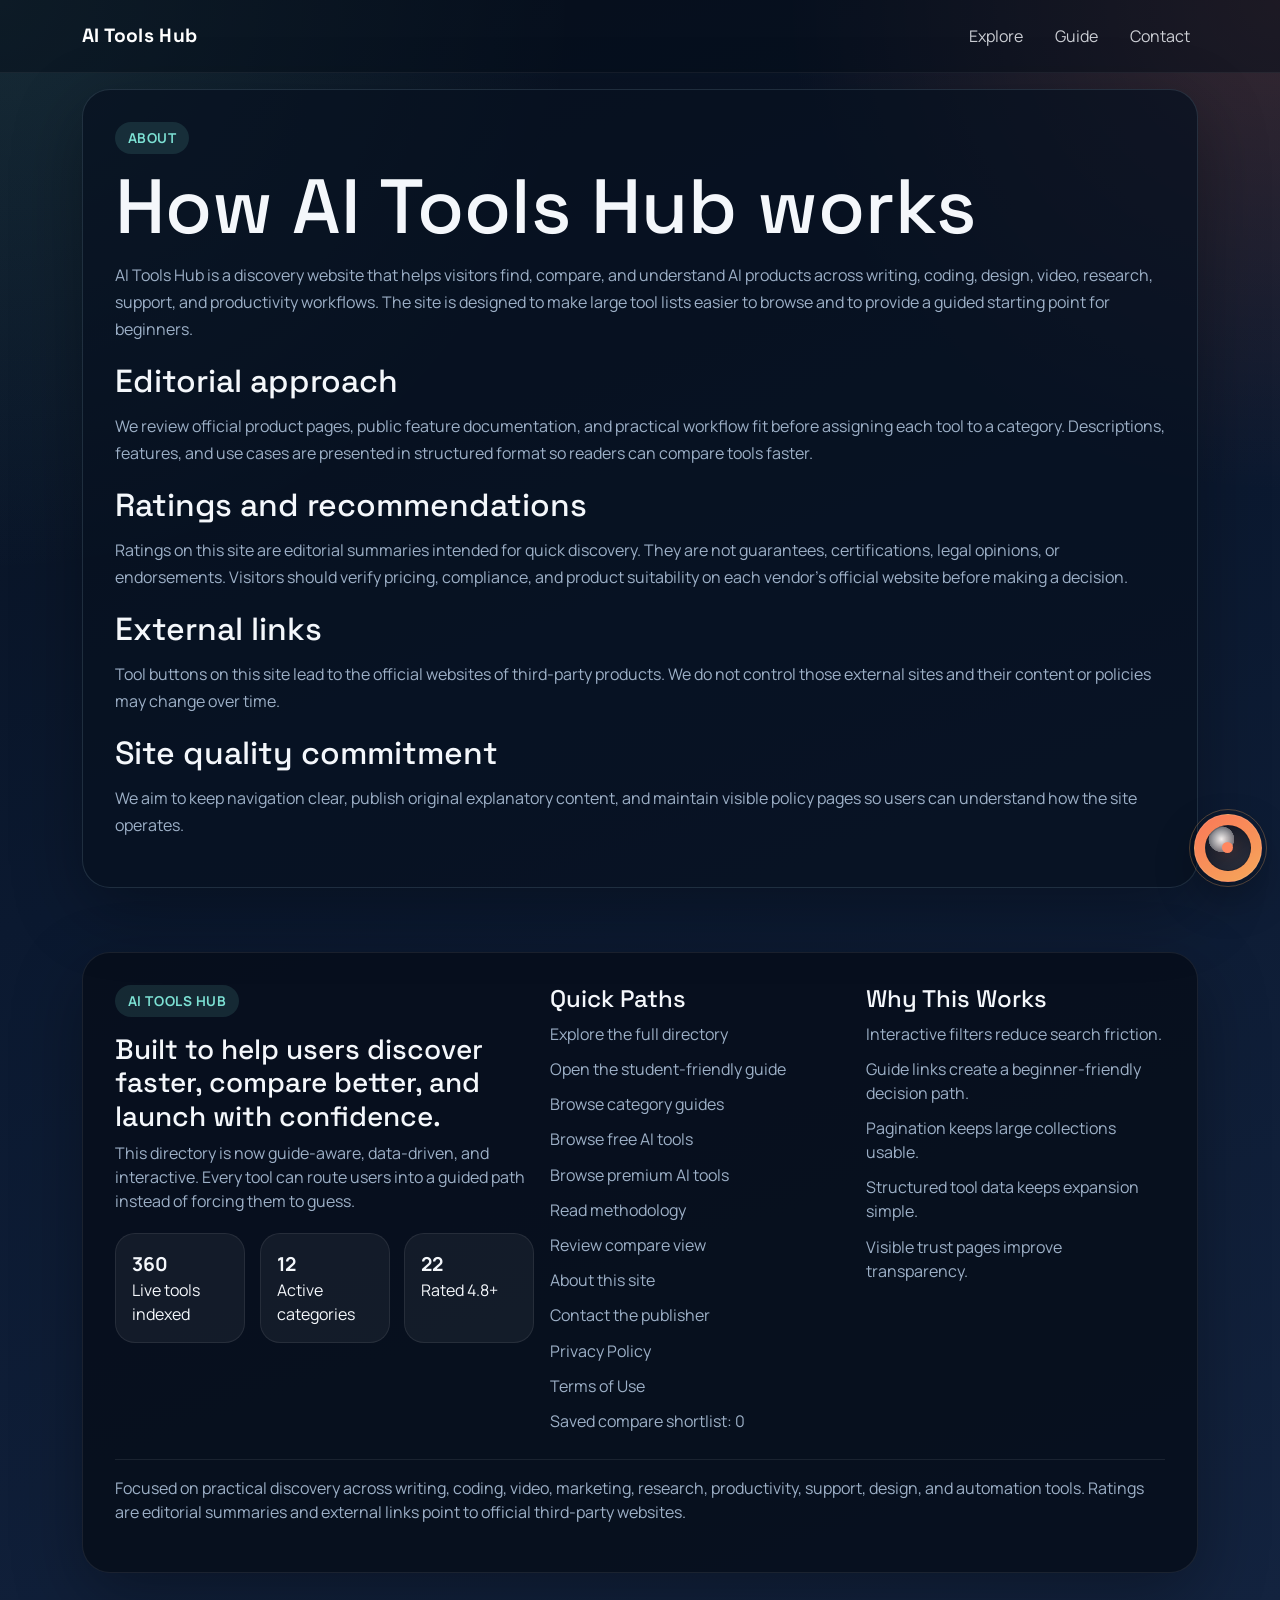
<file: about.html>
<!DOCTYPE html>
<html lang="en">
<head>
    <meta charset="UTF-8">
    <meta name="viewport" content="width=device-width, initial-scale=1.0">
    <title>About AI Tools Hub</title>
    <meta name="description" content="Learn how AI Tools Hub reviews, organizes, and publishes AI tool recommendations and guides.">
    <link rel="preconnect" href="https://fonts.googleapis.com">
    <link rel="preconnect" href="https://fonts.gstatic.com" crossorigin>
    <link href="https://fonts.googleapis.com/css2?family=Space+Grotesk:wght@400;500;700&family=Manrope:wght@400;500;700;800&display=swap" rel="stylesheet">
    <link href="https://cdn.jsdelivr.net/npm/bootstrap@5.3.0/dist/css/bootstrap.min.css" rel="stylesheet">
    <link rel="stylesheet" href="css/style.css">
</head>
<body>
<div class="page-shell">
    <nav class="navbar navbar-expand-lg site-nav">
        <div class="container">
            <a class="navbar-brand brand-mark" href="index.html">AI Tools Hub</a>
            <div class="navbar-nav ms-auto flex-row gap-3">
                <a class="nav-link" href="index.html#toolExplorer">Explore</a>
                <a class="nav-link" href="best-ai-tools-for-students.html">Guide</a>
                <a class="nav-link" href="contact.html">Contact</a>
            </div>
        </div>
    </nav>

    <section class="page-hero guide-section">
        <div class="container">
            <div class="policy-card">
                <span class="eyebrow">About</span>
                <h1>How AI Tools Hub works</h1>
                <p>AI Tools Hub is a discovery website that helps visitors find, compare, and understand AI products across writing, coding, design, video, research, support, and productivity workflows. The site is designed to make large tool lists easier to browse and to provide a guided starting point for beginners.</p>
                <h2>Editorial approach</h2>
                <p>We review official product pages, public feature documentation, and practical workflow fit before assigning each tool to a category. Descriptions, features, and use cases are presented in structured format so readers can compare tools faster.</p>
                <h2>Ratings and recommendations</h2>
                <p>Ratings on this site are editorial summaries intended for quick discovery. They are not guarantees, certifications, legal opinions, or endorsements. Visitors should verify pricing, compliance, and product suitability on each vendor's official website before making a decision.</p>
                <h2>External links</h2>
                <p>Tool buttons on this site lead to the official websites of third-party products. We do not control those external sites and their content or policies may change over time.</p>
                <h2>Site quality commitment</h2>
                <p>We aim to keep navigation clear, publish original explanatory content, and maintain visible policy pages so users can understand how the site operates.</p>
            </div>
        </div>
    </section>

    <div id="siteFooter"></div>
</div>

<script src="data.js"></script>
<script src="script.js"></script>
</body>
</html>
</file>
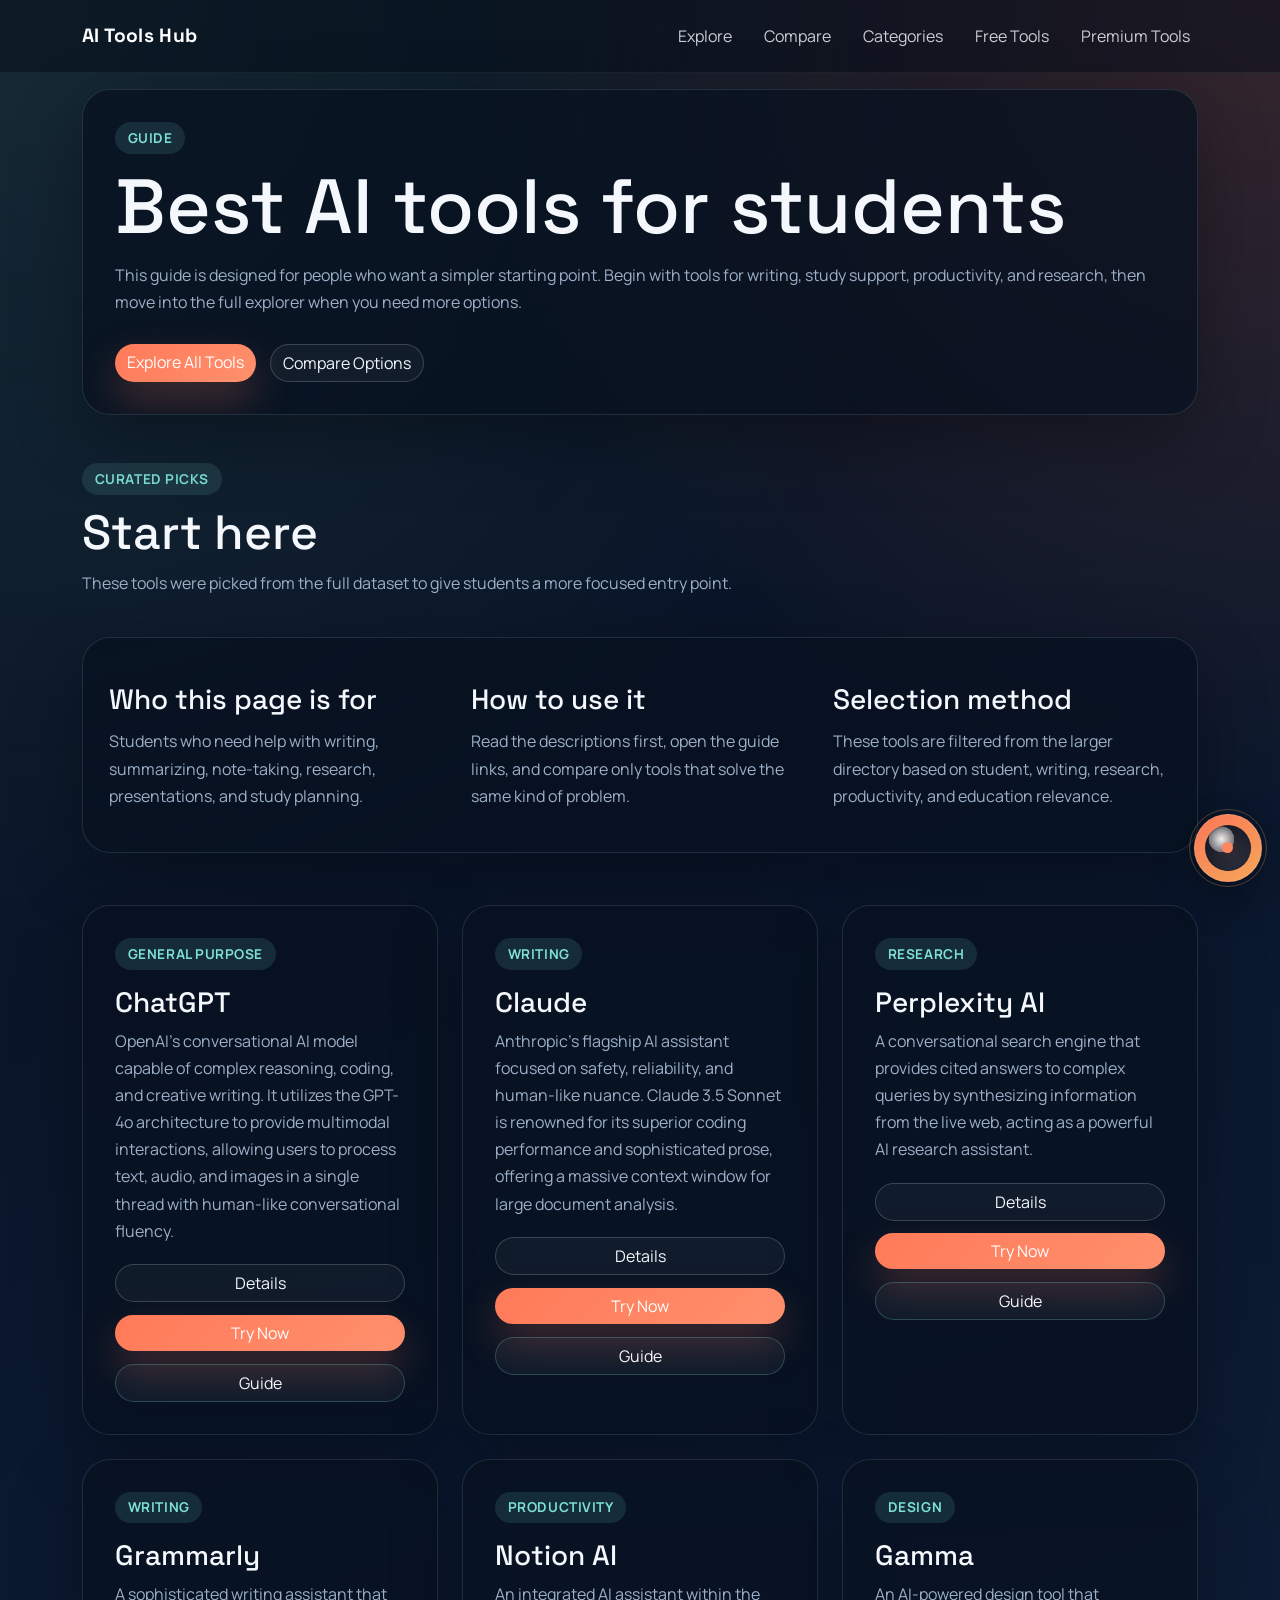
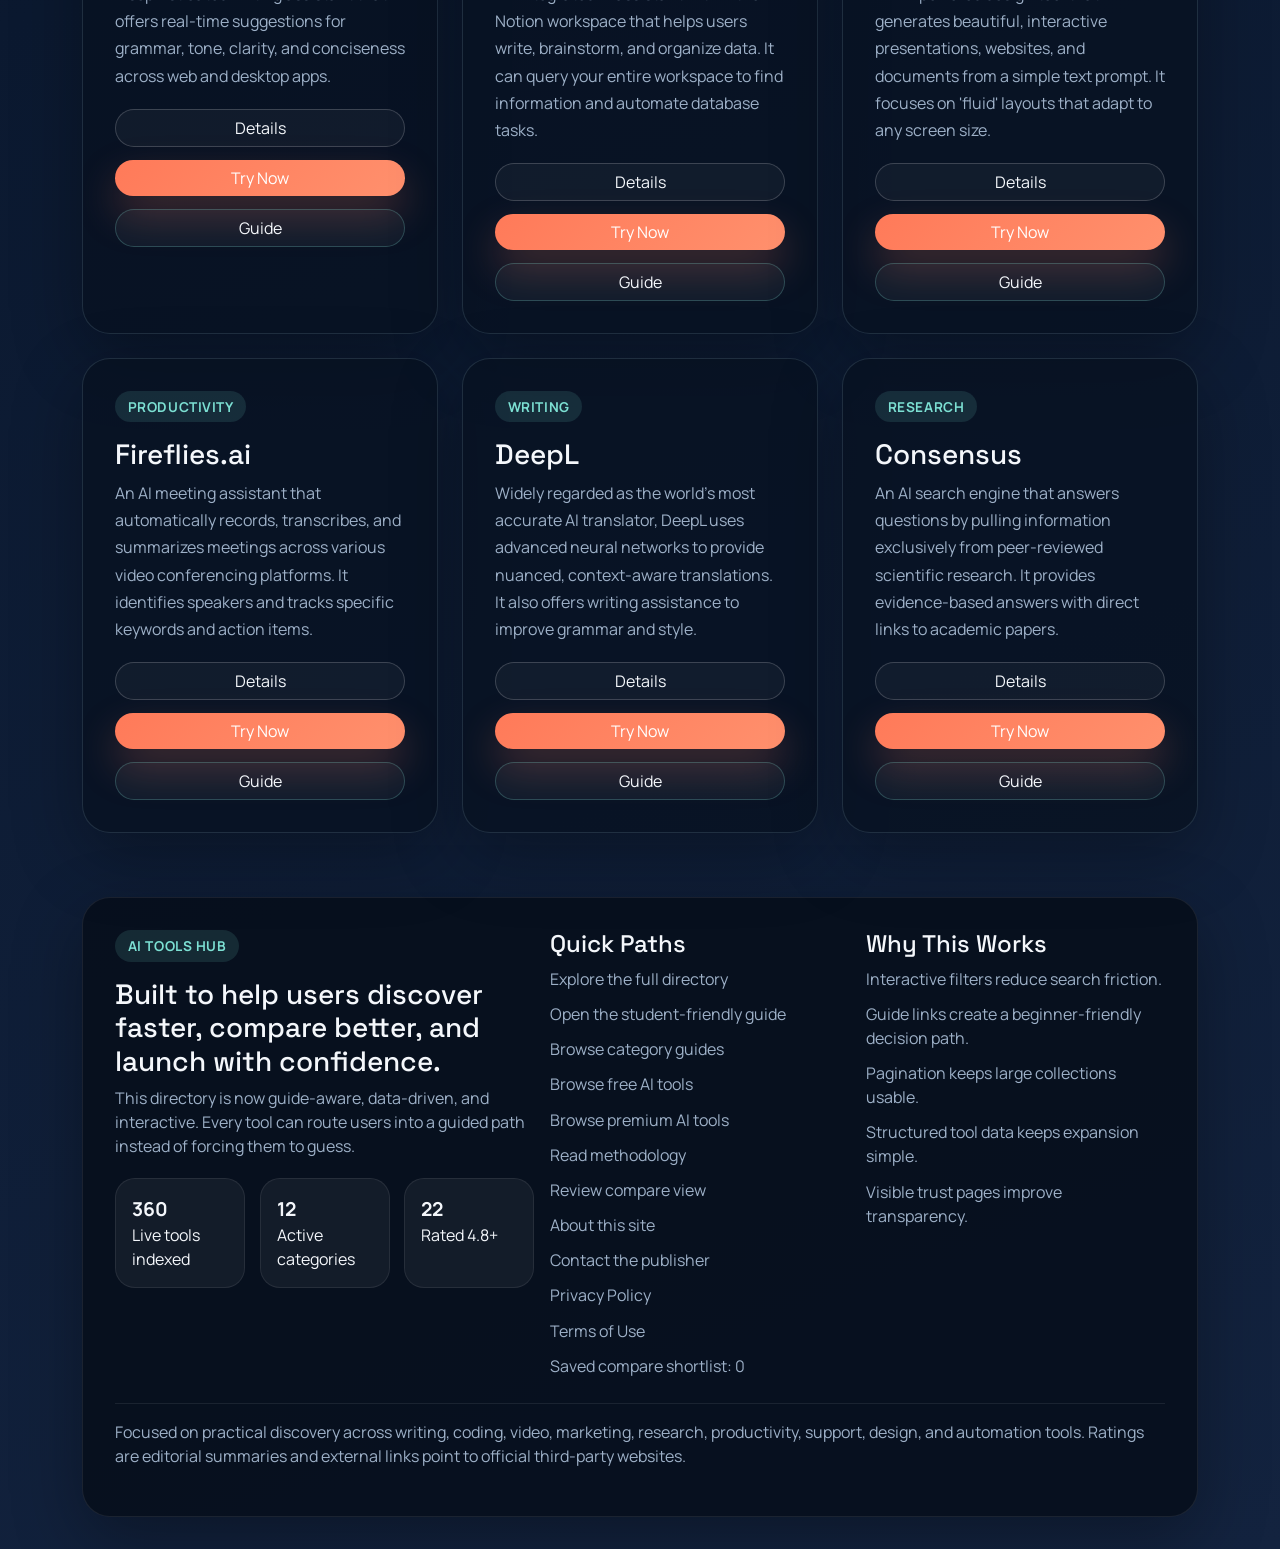
<file: best-ai-tools-for-students.html>
<!DOCTYPE html>
<html lang="en">
<head>
    <meta charset="UTF-8">
    <meta name="viewport" content="width=device-width, initial-scale=1.0">
    <title>AI Tools Guide for Students | AI Tools Hub</title>
    <meta name="description" content="A curated guide to AI tools for students, productivity, research, writing, and study workflows.">
    <link rel="preconnect" href="https://fonts.googleapis.com">
    <link rel="preconnect" href="https://fonts.gstatic.com" crossorigin>
    <link href="https://fonts.googleapis.com/css2?family=Space+Grotesk:wght@400;500;700&family=Manrope:wght@400;500;700;800&display=swap" rel="stylesheet">
    <link href="https://cdn.jsdelivr.net/npm/bootstrap@5.3.0/dist/css/bootstrap.min.css" rel="stylesheet">
    <link rel="stylesheet" href="css/style.css">
</head>
<body>
<div class="page-shell">
    <nav class="navbar navbar-expand-lg site-nav">
        <div class="container">
            <a class="navbar-brand brand-mark" href="index.html">AI Tools Hub</a>
            <div class="navbar-nav ms-auto flex-row gap-3">
                <a class="nav-link" href="index.html#toolExplorer">Explore</a>
                <a class="nav-link" href="compare.html">Compare</a>
                <a class="nav-link" href="guides.html">Categories</a>
                <a class="nav-link" href="free-tools.html">Free Tools</a>
                <a class="nav-link" href="premium-tools.html">Premium Tools</a>
            </div>
        </div>
    </nav>

    <section class="page-hero guide-section">
        <div class="container">
            <div class="compare-card">
                <span class="eyebrow">Guide</span>
                <h1>Best AI tools for students</h1>
                <p>This guide is designed for people who want a simpler starting point. Begin with tools for writing, study support, productivity, and research, then move into the full explorer when you need more options.</p>
                <div class="hero-actions">
                    <a href="index.html#toolExplorer" class="btn btn-accent rounded-pill">Explore All Tools</a>
                    <a href="compare.html" class="btn btn-ghost rounded-pill">Compare Options</a>
                </div>
            </div>

            <div class="section-heading mt-5">
                <div>
                    <span class="eyebrow">Curated picks</span>
                    <h2>Start here</h2>
                    <p>These tools were picked from the full dataset to give students a more focused entry point.</p>
                </div>
            </div>

            <div class="editorial-panel">
                <div class="row g-4">
                    <div class="col-lg-4">
                        <h3>Who this page is for</h3>
                        <p>Students who need help with writing, summarizing, note-taking, research, presentations, and study planning.</p>
                    </div>
                    <div class="col-lg-4">
                        <h3>How to use it</h3>
                        <p>Read the descriptions first, open the guide links, and compare only tools that solve the same kind of problem.</p>
                    </div>
                    <div class="col-lg-4">
                        <h3>Selection method</h3>
                        <p>These tools are filtered from the larger directory based on student, writing, research, productivity, and education relevance.</p>
                    </div>
                </div>
            </div>

            <div id="studentGuideTools" class="row g-4 guide-grid"></div>
        </div>
    </section>

    <div id="siteFooter"></div>
</div>

<script src="data.js"></script>
<script src="script.js"></script>
</body>
</html>
</file>
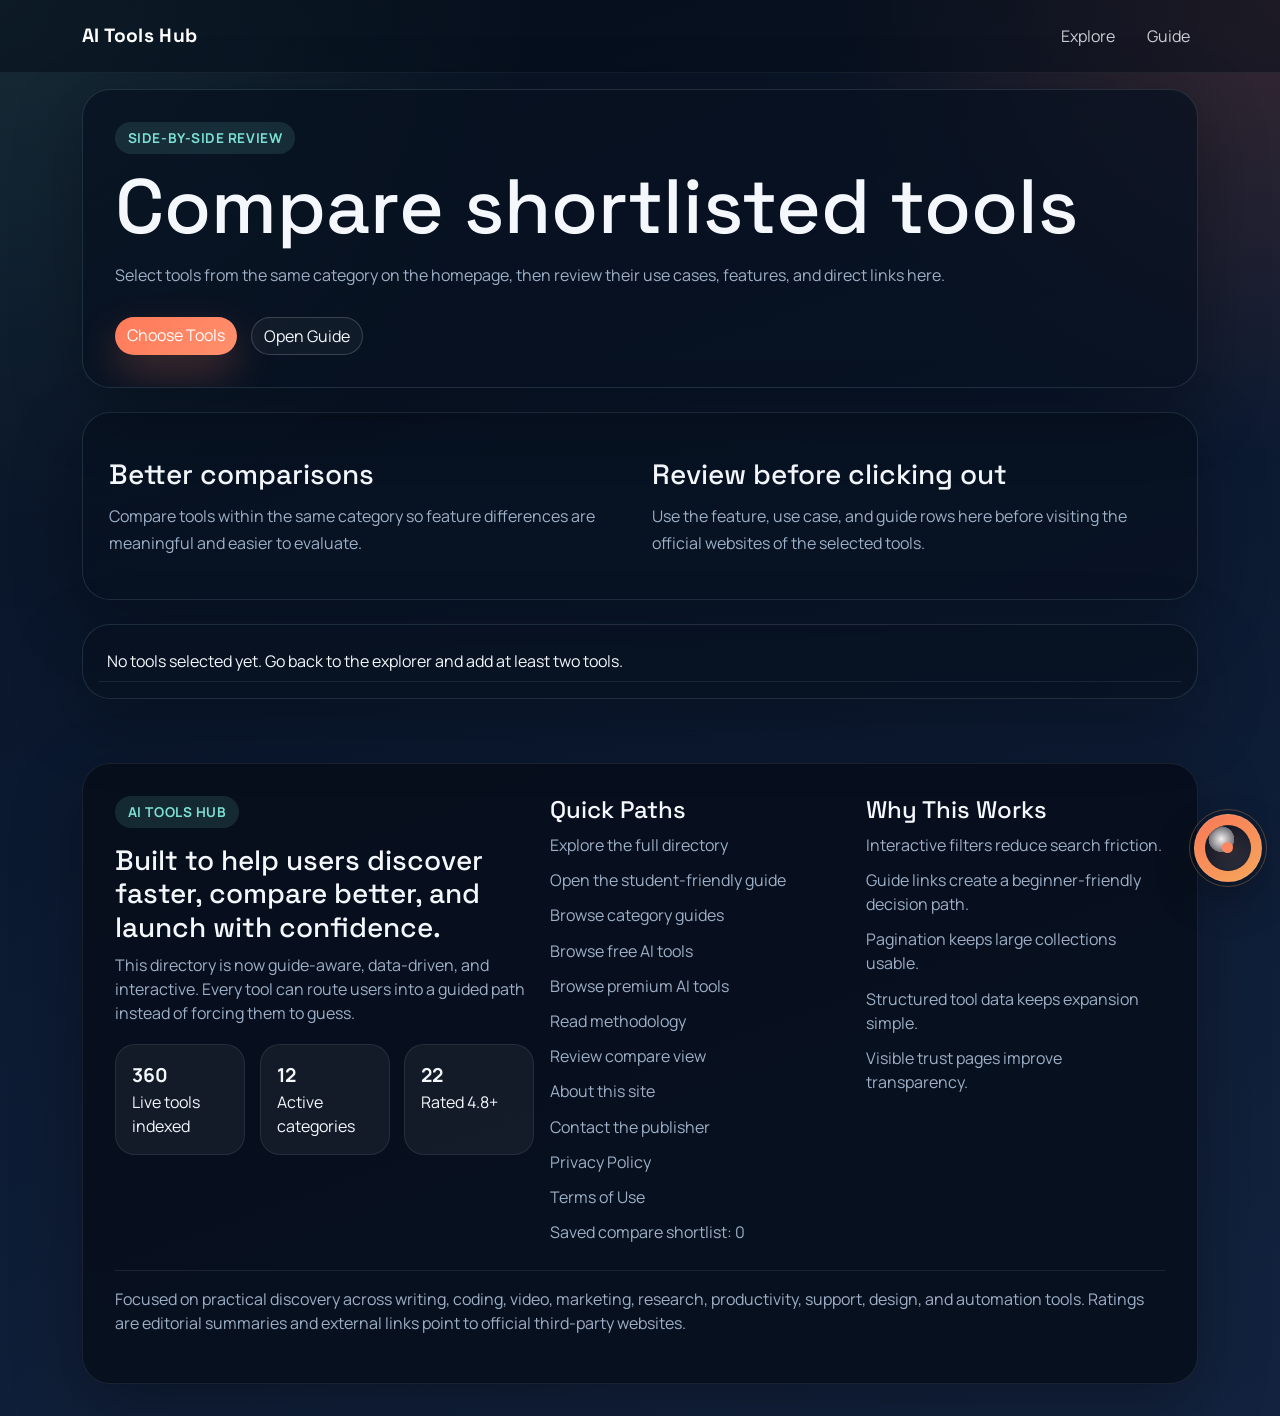
<file: compare.html>
<!DOCTYPE html>
<html lang="en">
<head>
    <meta charset="UTF-8">
    <meta name="viewport" content="width=device-width, initial-scale=1.0">
    <title>Compare AI Tools | AI Tools Hub</title>
    <link rel="preconnect" href="https://fonts.googleapis.com">
    <link rel="preconnect" href="https://fonts.gstatic.com" crossorigin>
    <link href="https://fonts.googleapis.com/css2?family=Space+Grotesk:wght@400;500;700&family=Manrope:wght@400;500;700;800&display=swap" rel="stylesheet">
    <link href="https://cdn.jsdelivr.net/npm/bootstrap@5.3.0/dist/css/bootstrap.min.css" rel="stylesheet">
    <link rel="stylesheet" href="css/style.css">
</head>
<body>
<div class="page-shell">
    <nav class="navbar navbar-expand-lg site-nav">
        <div class="container">
            <a class="navbar-brand brand-mark" href="index.html">AI Tools Hub</a>
            <div class="navbar-nav ms-auto flex-row gap-3">
                <a class="nav-link" href="index.html#toolExplorer">Explore</a>
                <a class="nav-link" href="best-ai-tools-for-students.html">Guide</a>
            </div>
        </div>
    </nav>

    <section class="page-hero compare-section">
        <div class="container">
            <div class="compare-card">
                <span class="eyebrow">Side-by-side review</span>
                <h1>Compare shortlisted tools</h1>
                <p>Select tools from the same category on the homepage, then review their use cases, features, and direct links here.</p>
                <div class="hero-actions">
                    <a href="index.html#toolExplorer" class="btn btn-accent rounded-pill">Choose Tools</a>
                    <a href="best-ai-tools-for-students.html" class="btn btn-ghost rounded-pill">Open Guide</a>
                </div>
            </div>

            <div class="editorial-panel mt-4">
                <div class="row g-4">
                    <div class="col-lg-6">
                        <h3>Better comparisons</h3>
                        <p>Compare tools within the same category so feature differences are meaningful and easier to evaluate.</p>
                    </div>
                    <div class="col-lg-6">
                        <h3>Review before clicking out</h3>
                        <p>Use the feature, use case, and guide rows here before visiting the official websites of the selected tools.</p>
                    </div>
                </div>
            </div>

            <div class="compare-table-wrap mt-4">
                <table class="table align-middle">
                    <tbody id="compareTable"></tbody>
                </table>
            </div>
        </div>
    </section>

    <div id="siteFooter"></div>
</div>

<script src="data.js"></script>
<script src="script.js"></script>
</body>
</html>
</file>
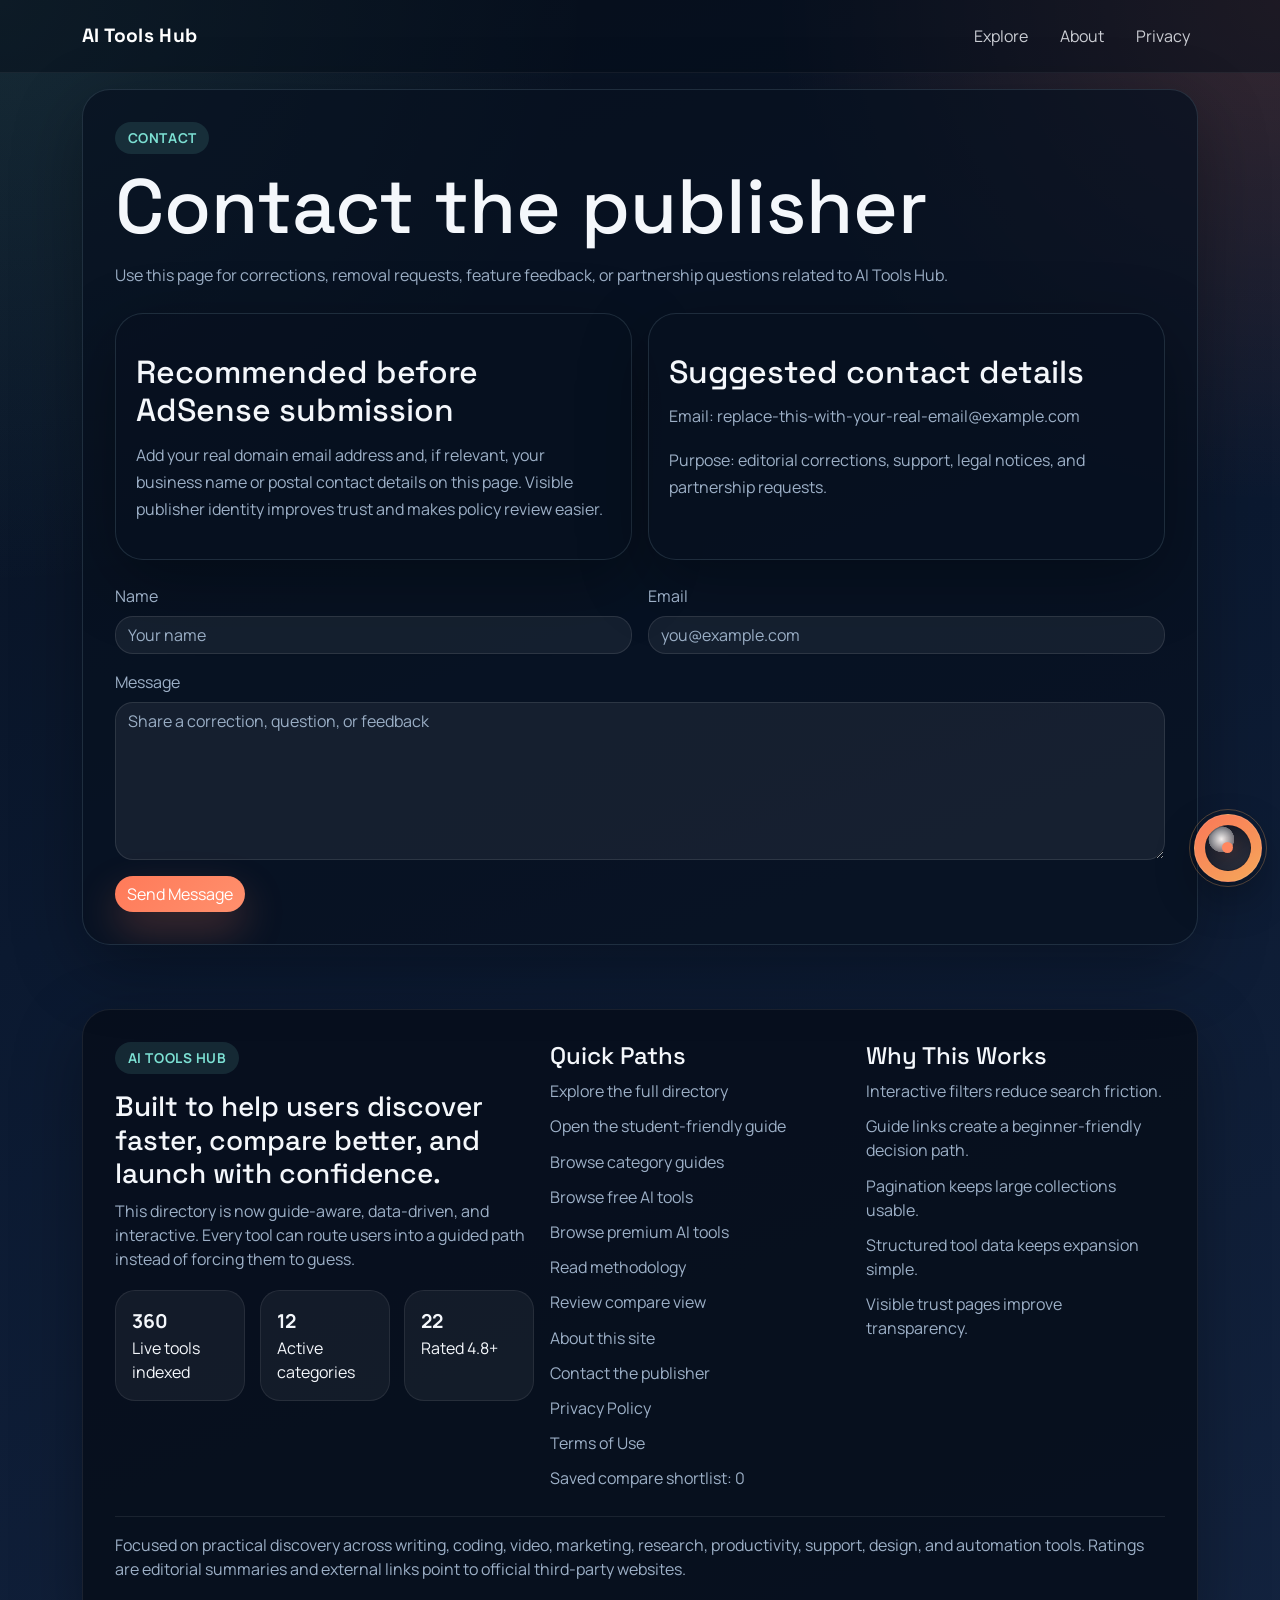
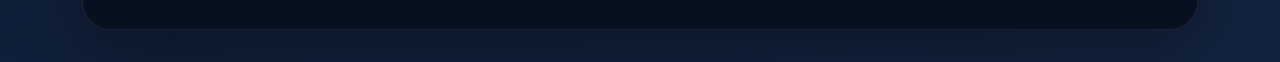
<file: contact.html>
<!DOCTYPE html>
<html lang="en">
<head>
    <meta charset="UTF-8">
    <meta name="viewport" content="width=device-width, initial-scale=1.0">
    <title>Contact AI Tools Hub</title>
    <meta name="description" content="Contact AI Tools Hub for corrections, feedback, partnerships, or policy questions.">
    <link rel="preconnect" href="https://fonts.googleapis.com">
    <link rel="preconnect" href="https://fonts.gstatic.com" crossorigin>
    <link href="https://fonts.googleapis.com/css2?family=Space+Grotesk:wght@400;500;700&family=Manrope:wght@400;500;700;800&display=swap" rel="stylesheet">
    <link href="https://cdn.jsdelivr.net/npm/bootstrap@5.3.0/dist/css/bootstrap.min.css" rel="stylesheet">
    <link rel="stylesheet" href="css/style.css">
</head>
<body>
<div class="page-shell">
    <nav class="navbar navbar-expand-lg site-nav">
        <div class="container">
            <a class="navbar-brand brand-mark" href="index.html">AI Tools Hub</a>
            <div class="navbar-nav ms-auto flex-row gap-3">
                <a class="nav-link" href="index.html#toolExplorer">Explore</a>
                <a class="nav-link" href="about.html">About</a>
                <a class="nav-link" href="privacy-policy.html">Privacy</a>
            </div>
        </div>
    </nav>

    <section class="page-hero guide-section">
        <div class="container">
            <div class="policy-card">
                <span class="eyebrow">Contact</span>
                <h1>Contact the publisher</h1>
                <p>Use this page for corrections, removal requests, feature feedback, or partnership questions related to AI Tools Hub.</p>
                <div class="contact-grid">
                    <div class="contact-card">
                        <h2>Recommended before AdSense submission</h2>
                        <p>Add your real domain email address and, if relevant, your business name or postal contact details on this page. Visible publisher identity improves trust and makes policy review easier.</p>
                    </div>
                    <div class="contact-card">
                        <h2>Suggested contact details</h2>
                        <p>Email: replace-this-with-your-real-email@example.com</p>
                        <p>Purpose: editorial corrections, support, legal notices, and partnership requests.</p>
                    </div>
                </div>
                <form class="contact-form" action="mailto:replace-this-with-your-real-email@example.com" method="post" enctype="text/plain">
                    <div class="row g-3">
                        <div class="col-md-6">
                            <label class="form-label control-label" for="contactName">Name</label>
                            <input id="contactName" name="name" class="form-control site-input" type="text" placeholder="Your name">
                        </div>
                        <div class="col-md-6">
                            <label class="form-label control-label" for="contactEmail">Email</label>
                            <input id="contactEmail" name="email" class="form-control site-input" type="email" placeholder="you@example.com">
                        </div>
                        <div class="col-12">
                            <label class="form-label control-label" for="contactMessage">Message</label>
                            <textarea id="contactMessage" name="message" class="form-control site-input" rows="6" placeholder="Share a correction, question, or feedback"></textarea>
                        </div>
                        <div class="col-12">
                            <button class="btn btn-accent rounded-pill" type="submit">Send Message</button>
                        </div>
                    </div>
                </form>
            </div>
        </div>
    </section>

    <div id="siteFooter"></div>
</div>

<script src="data.js"></script>
<script src="script.js"></script>
</body>
</html>
</file>
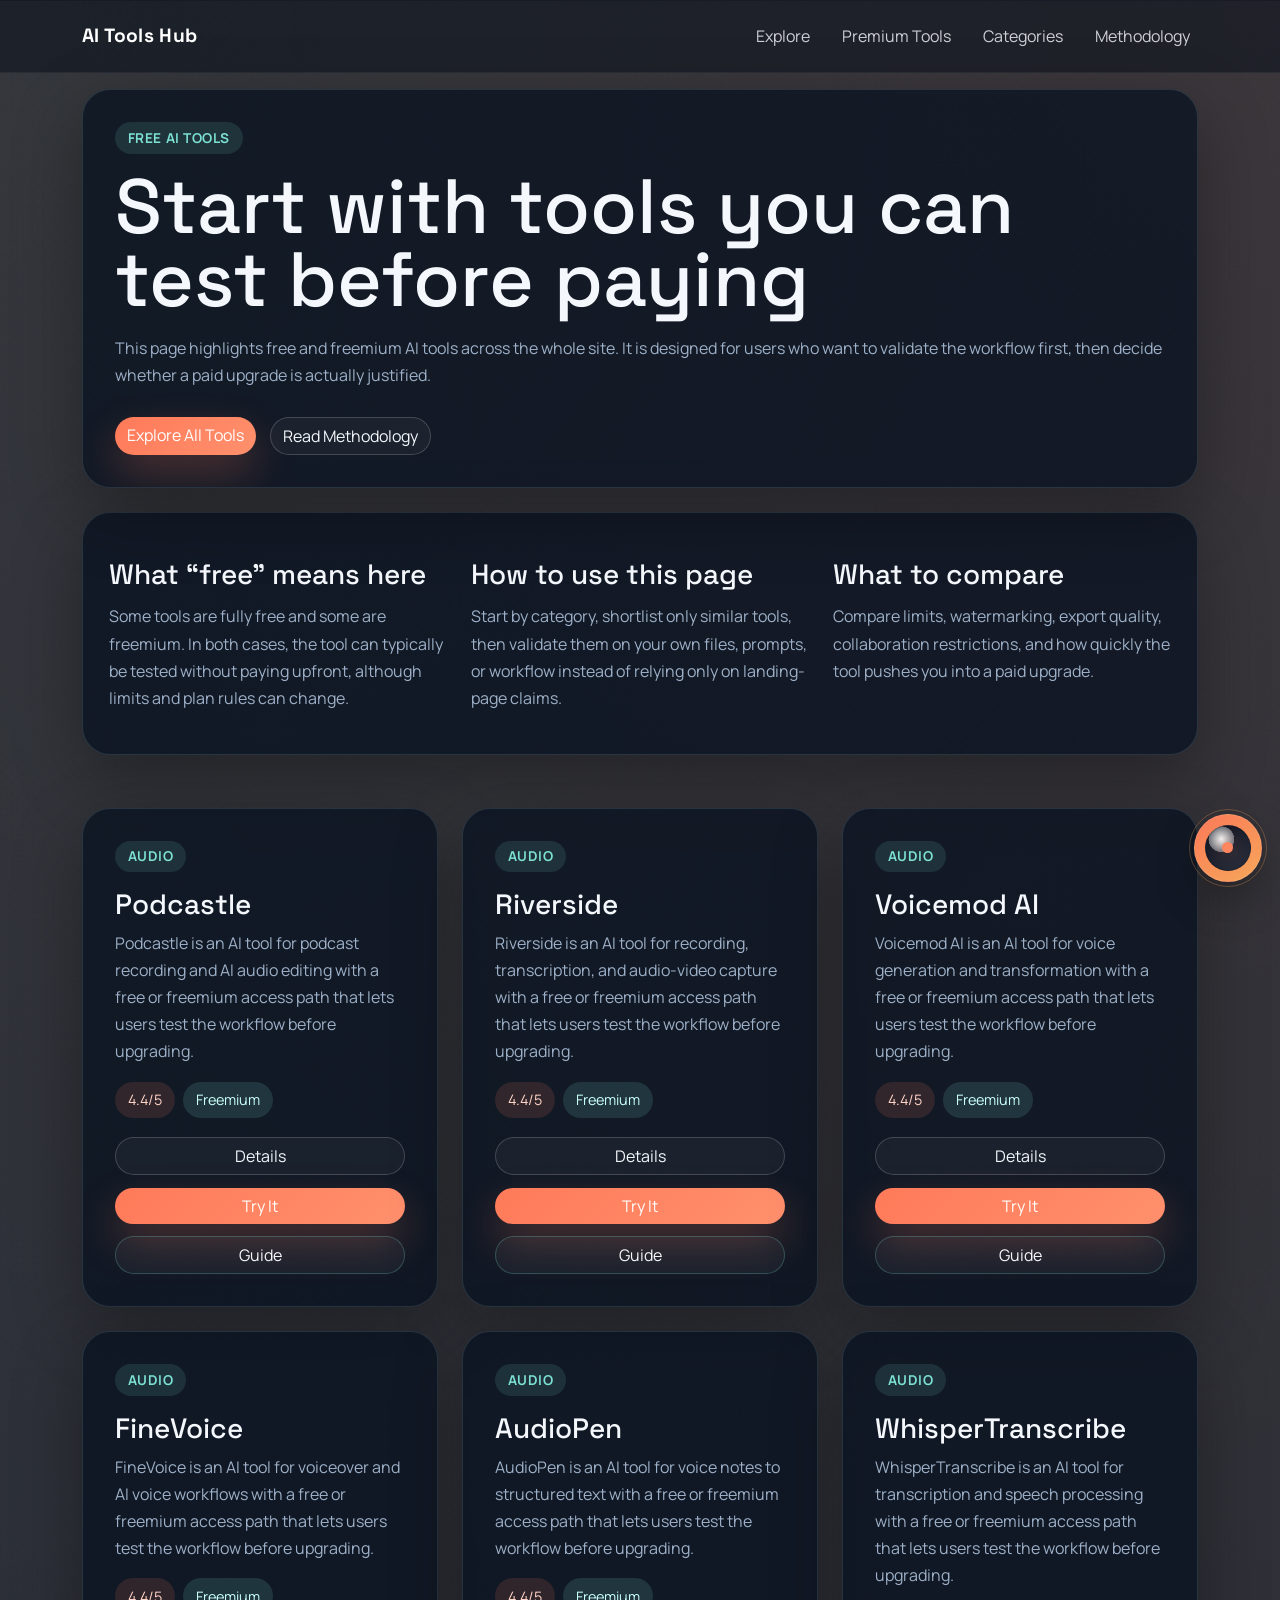
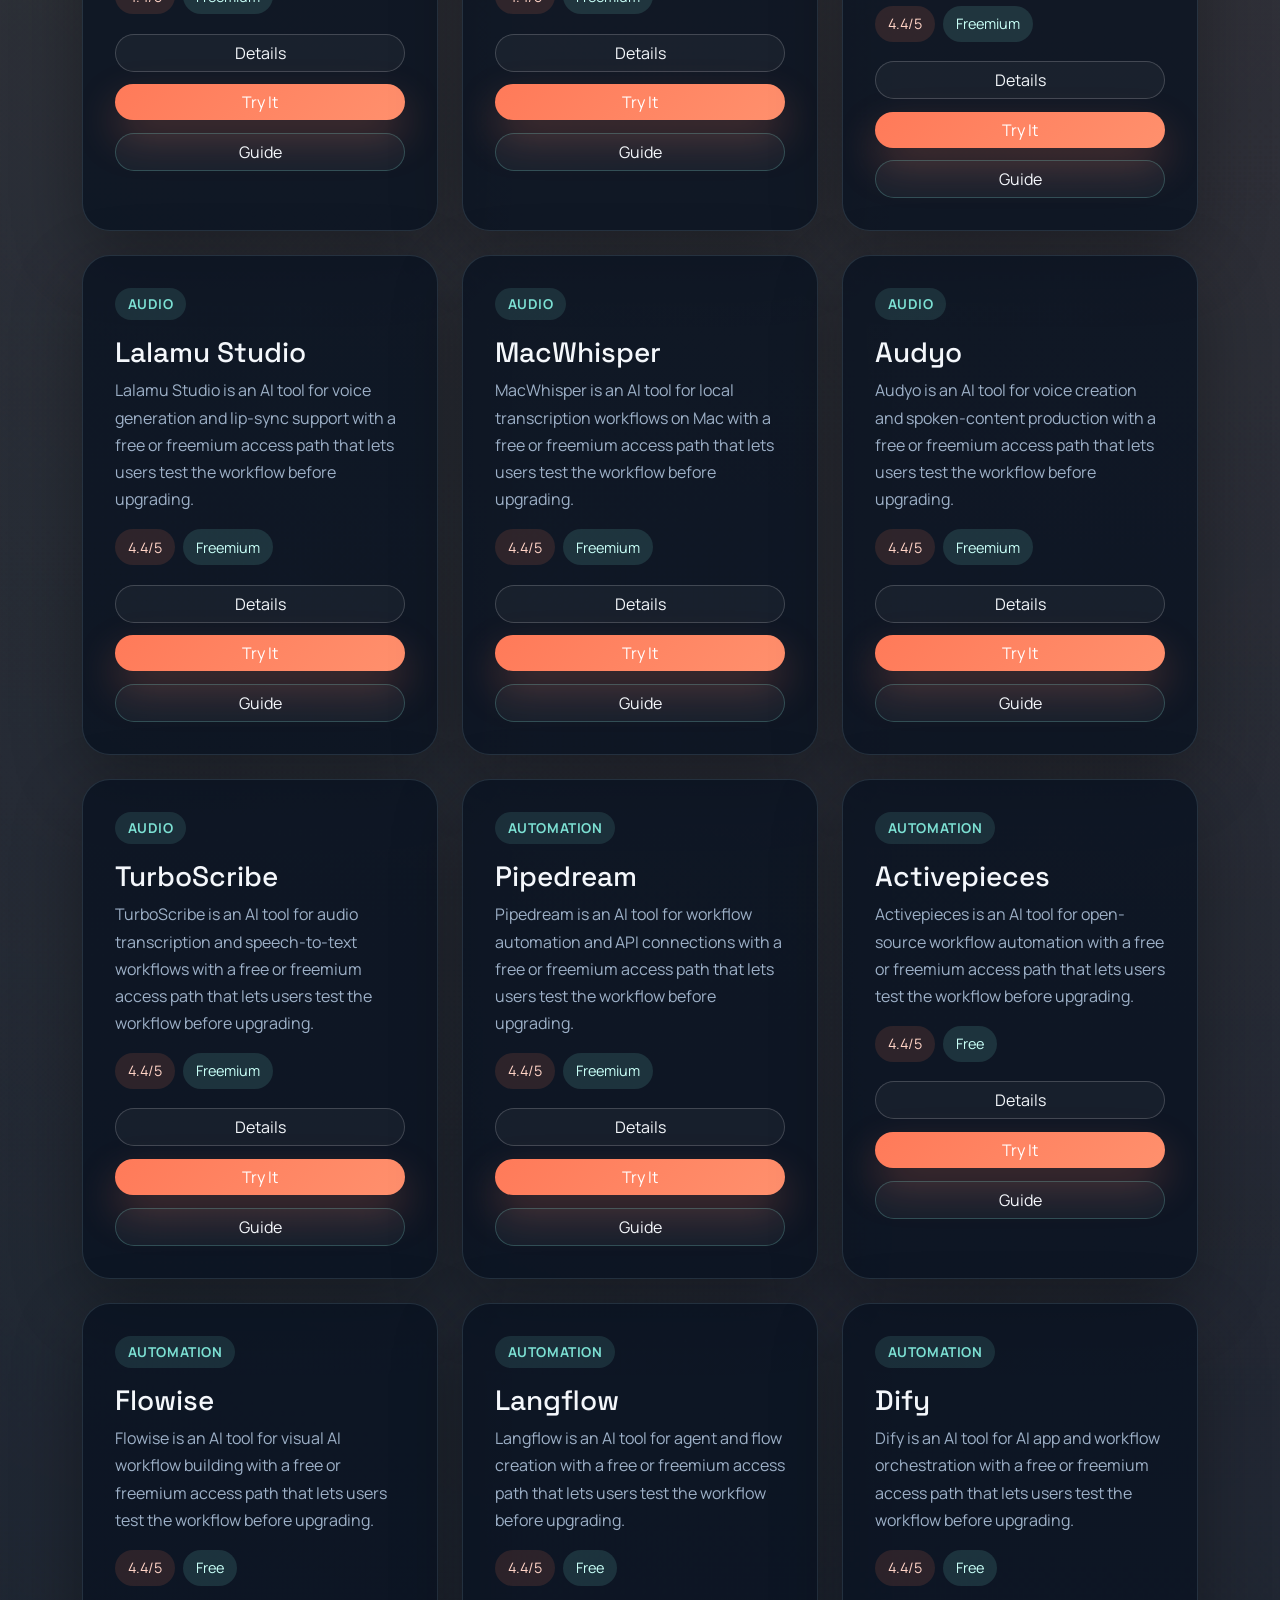
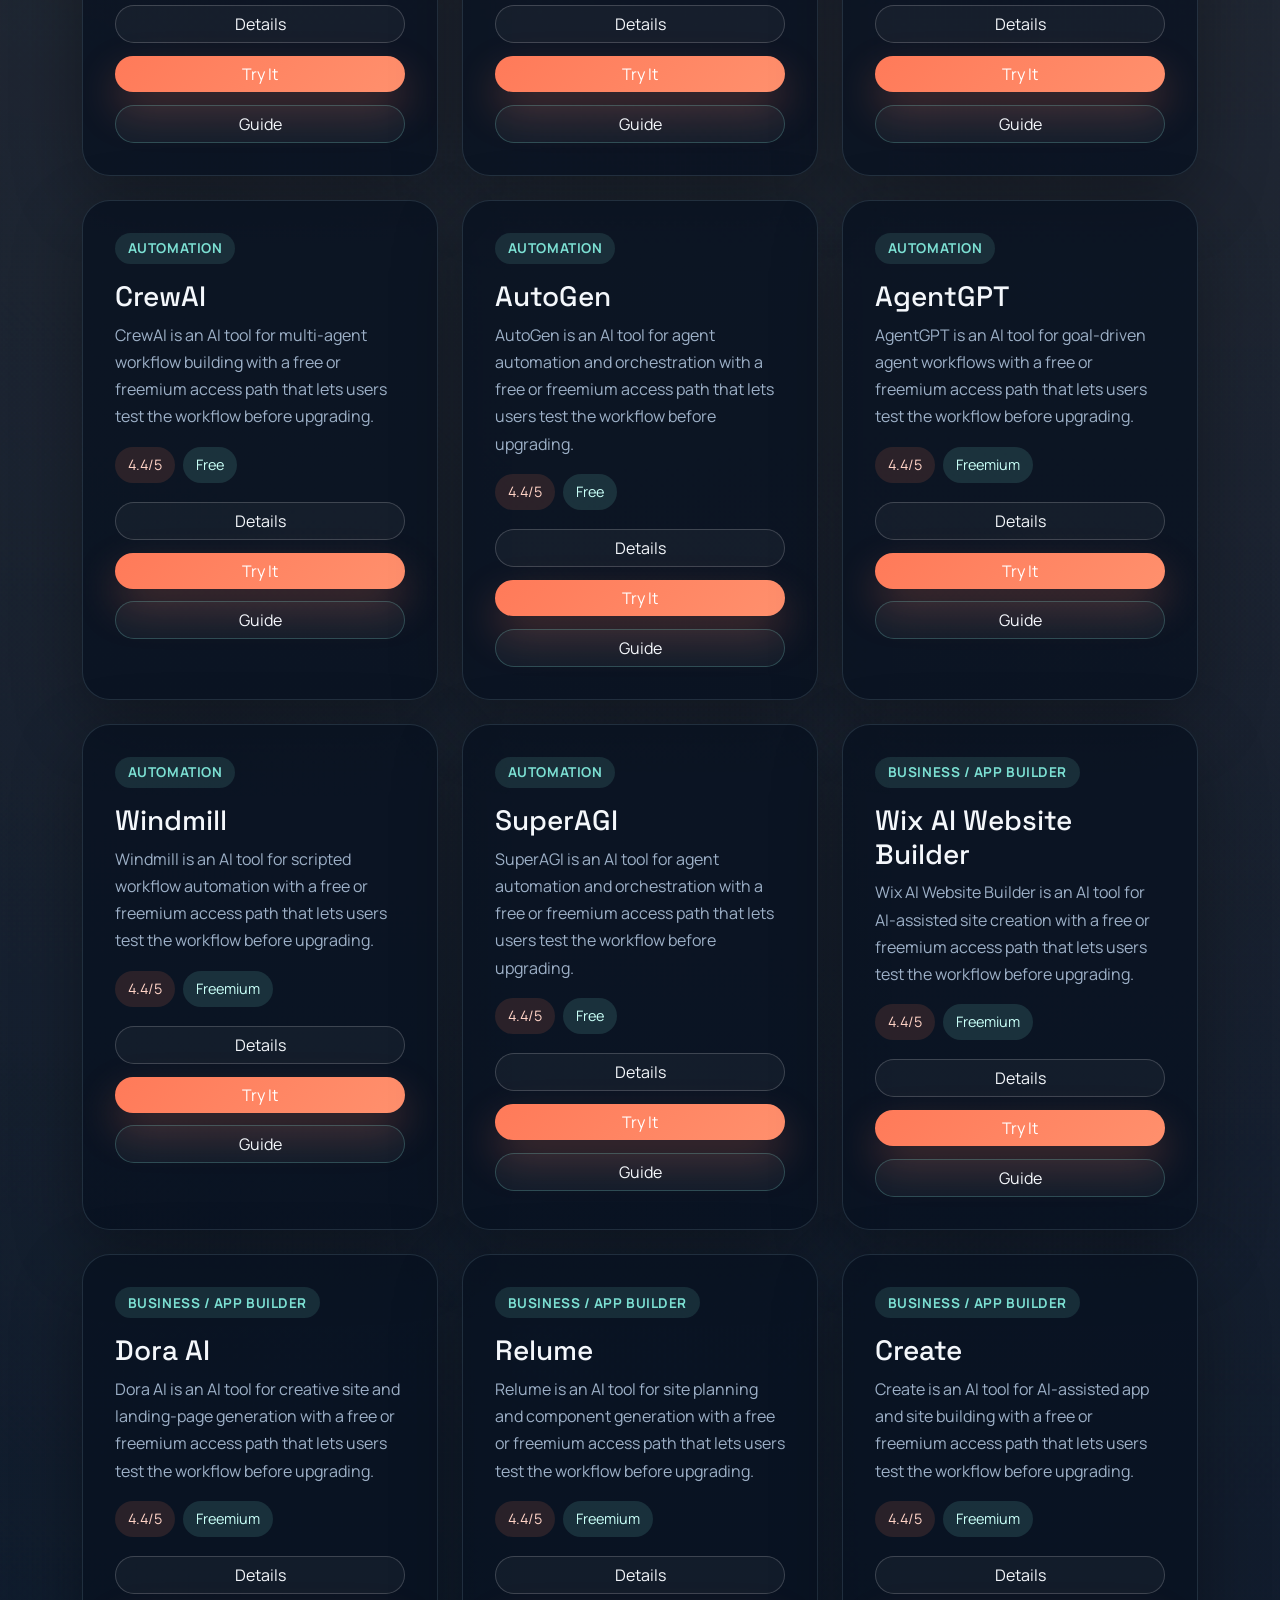
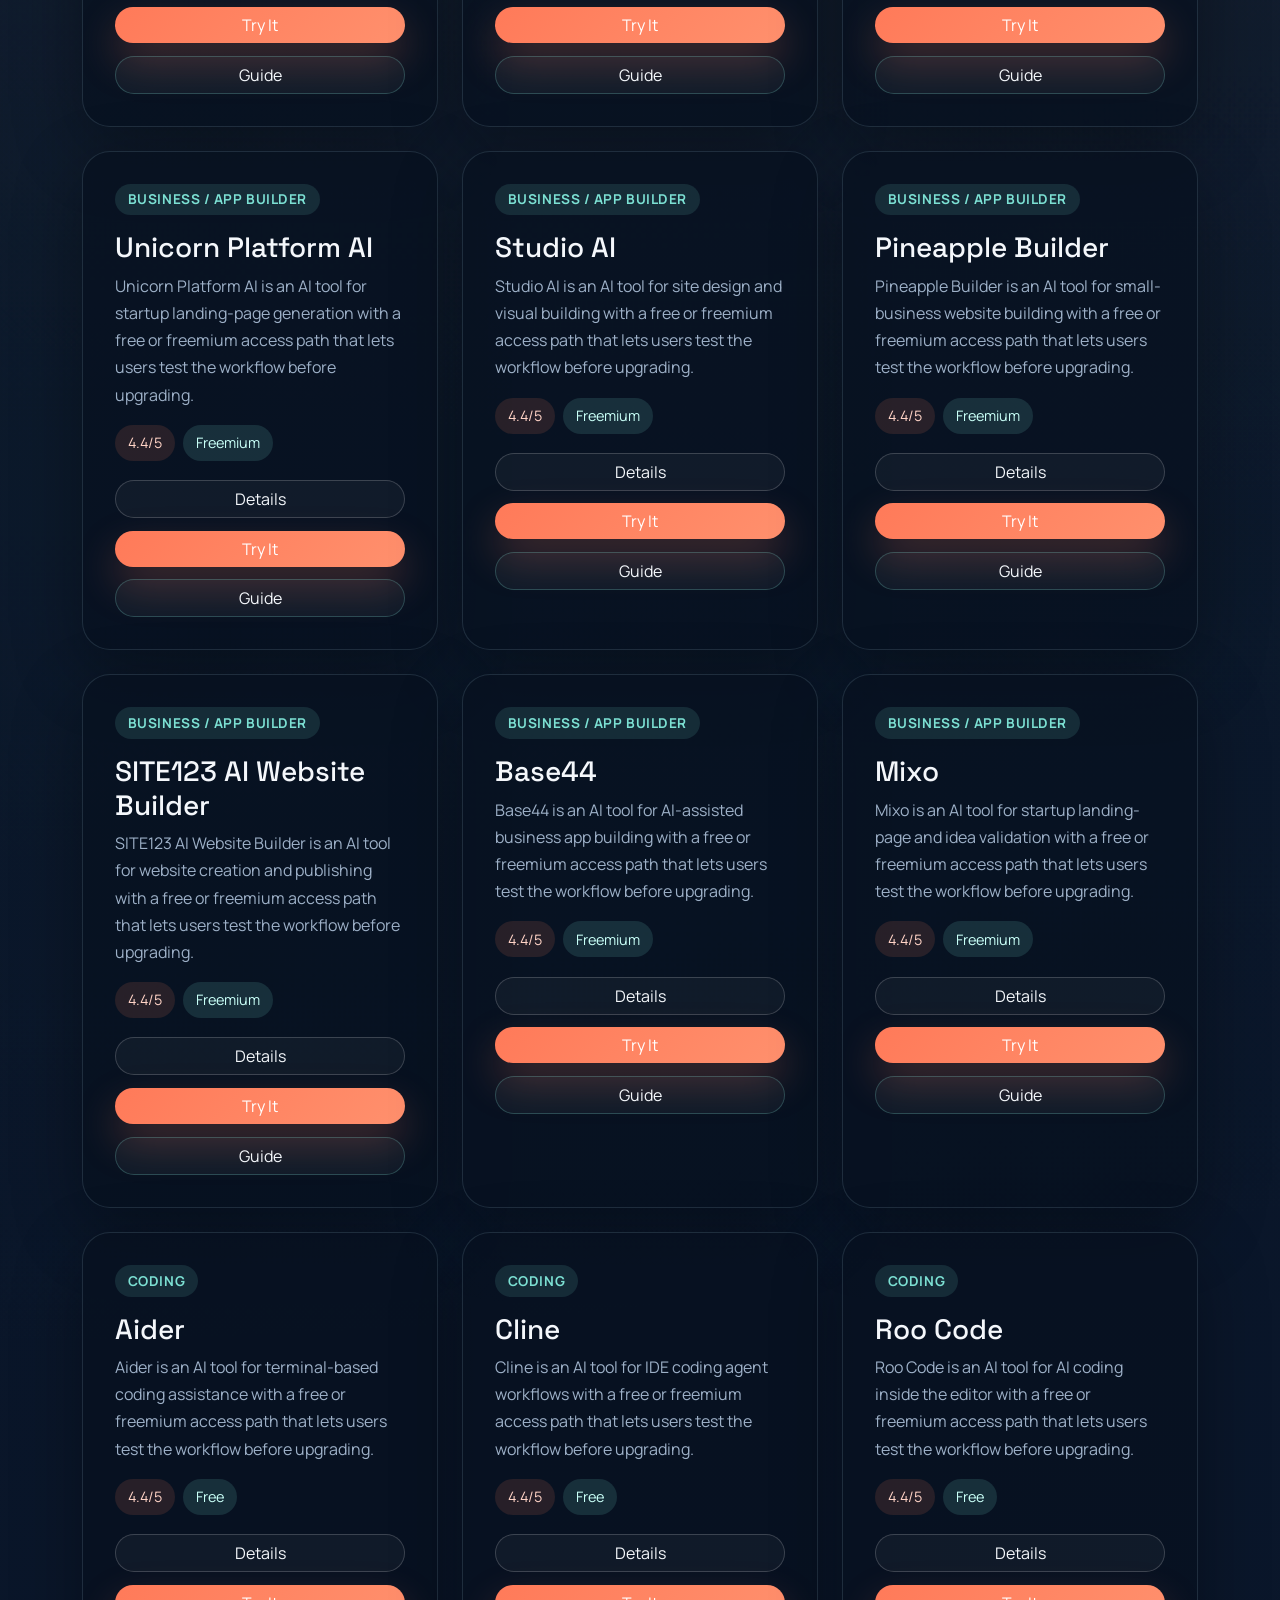
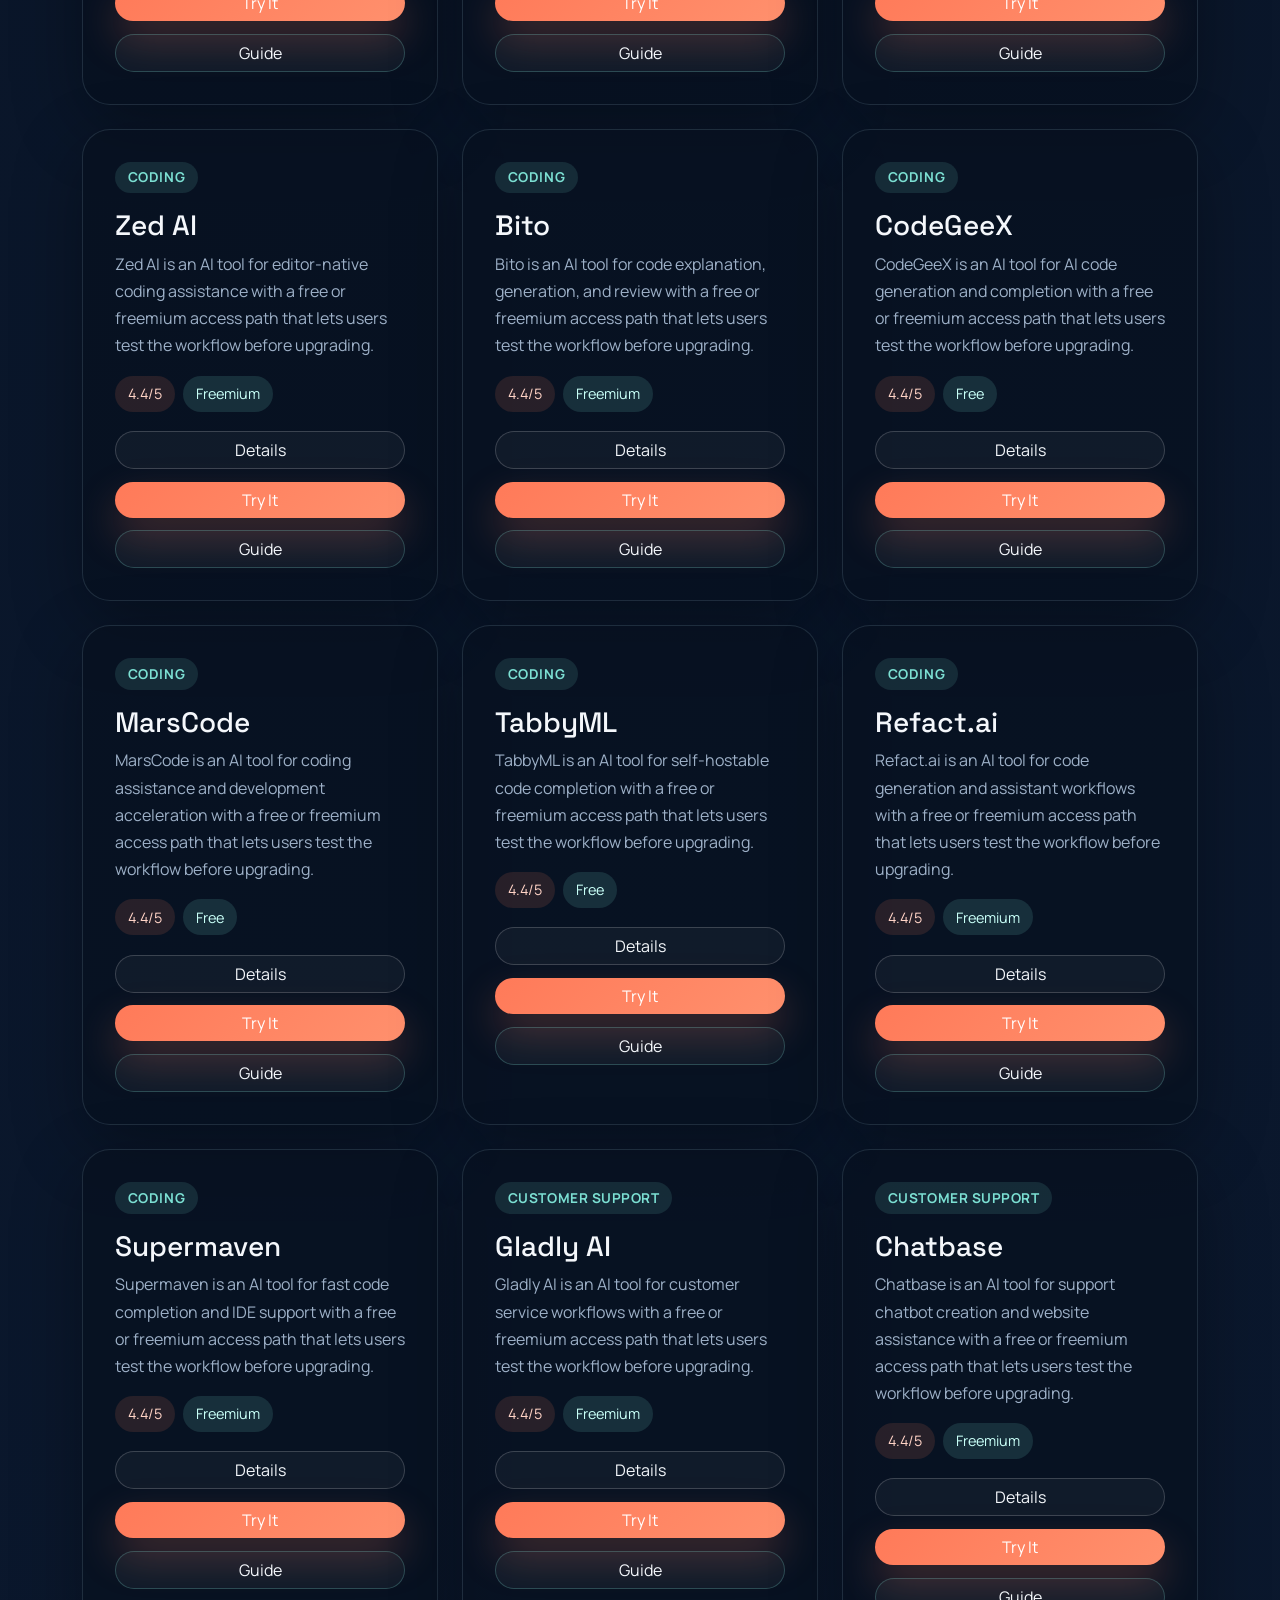
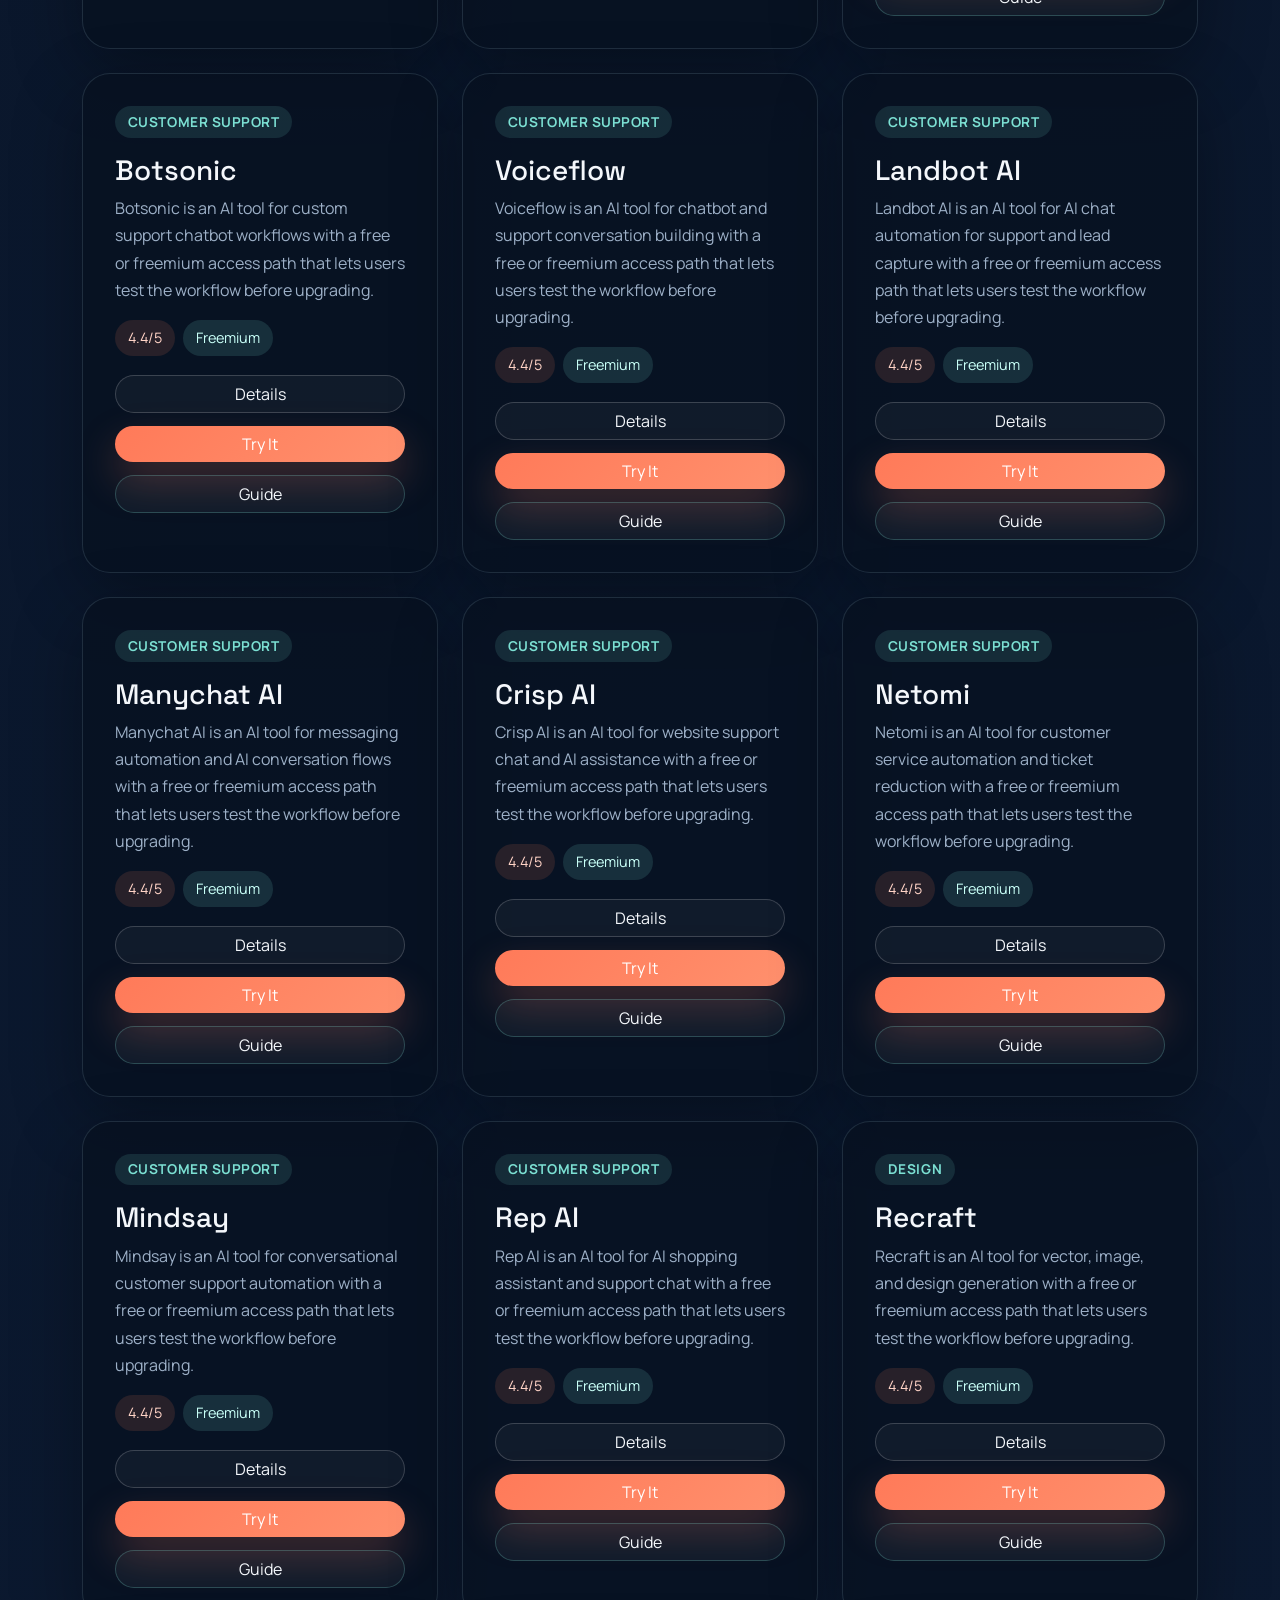
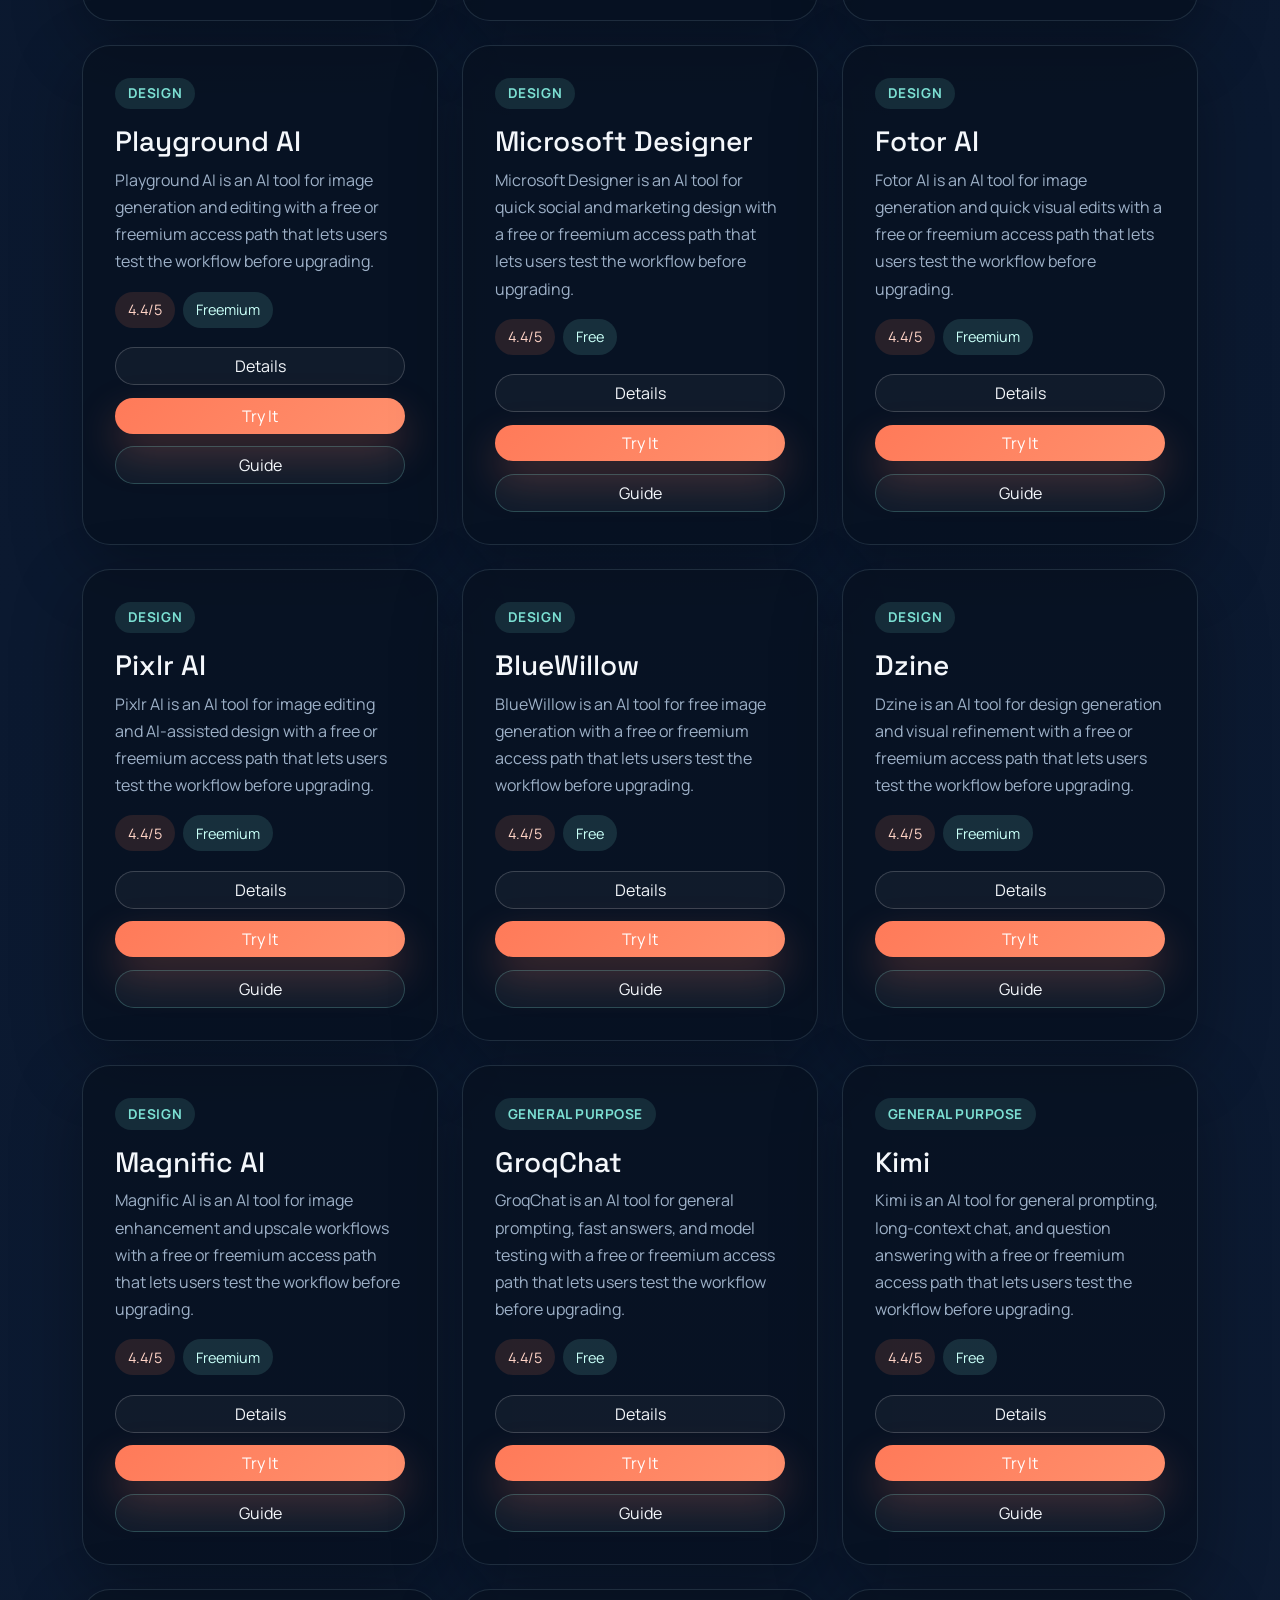
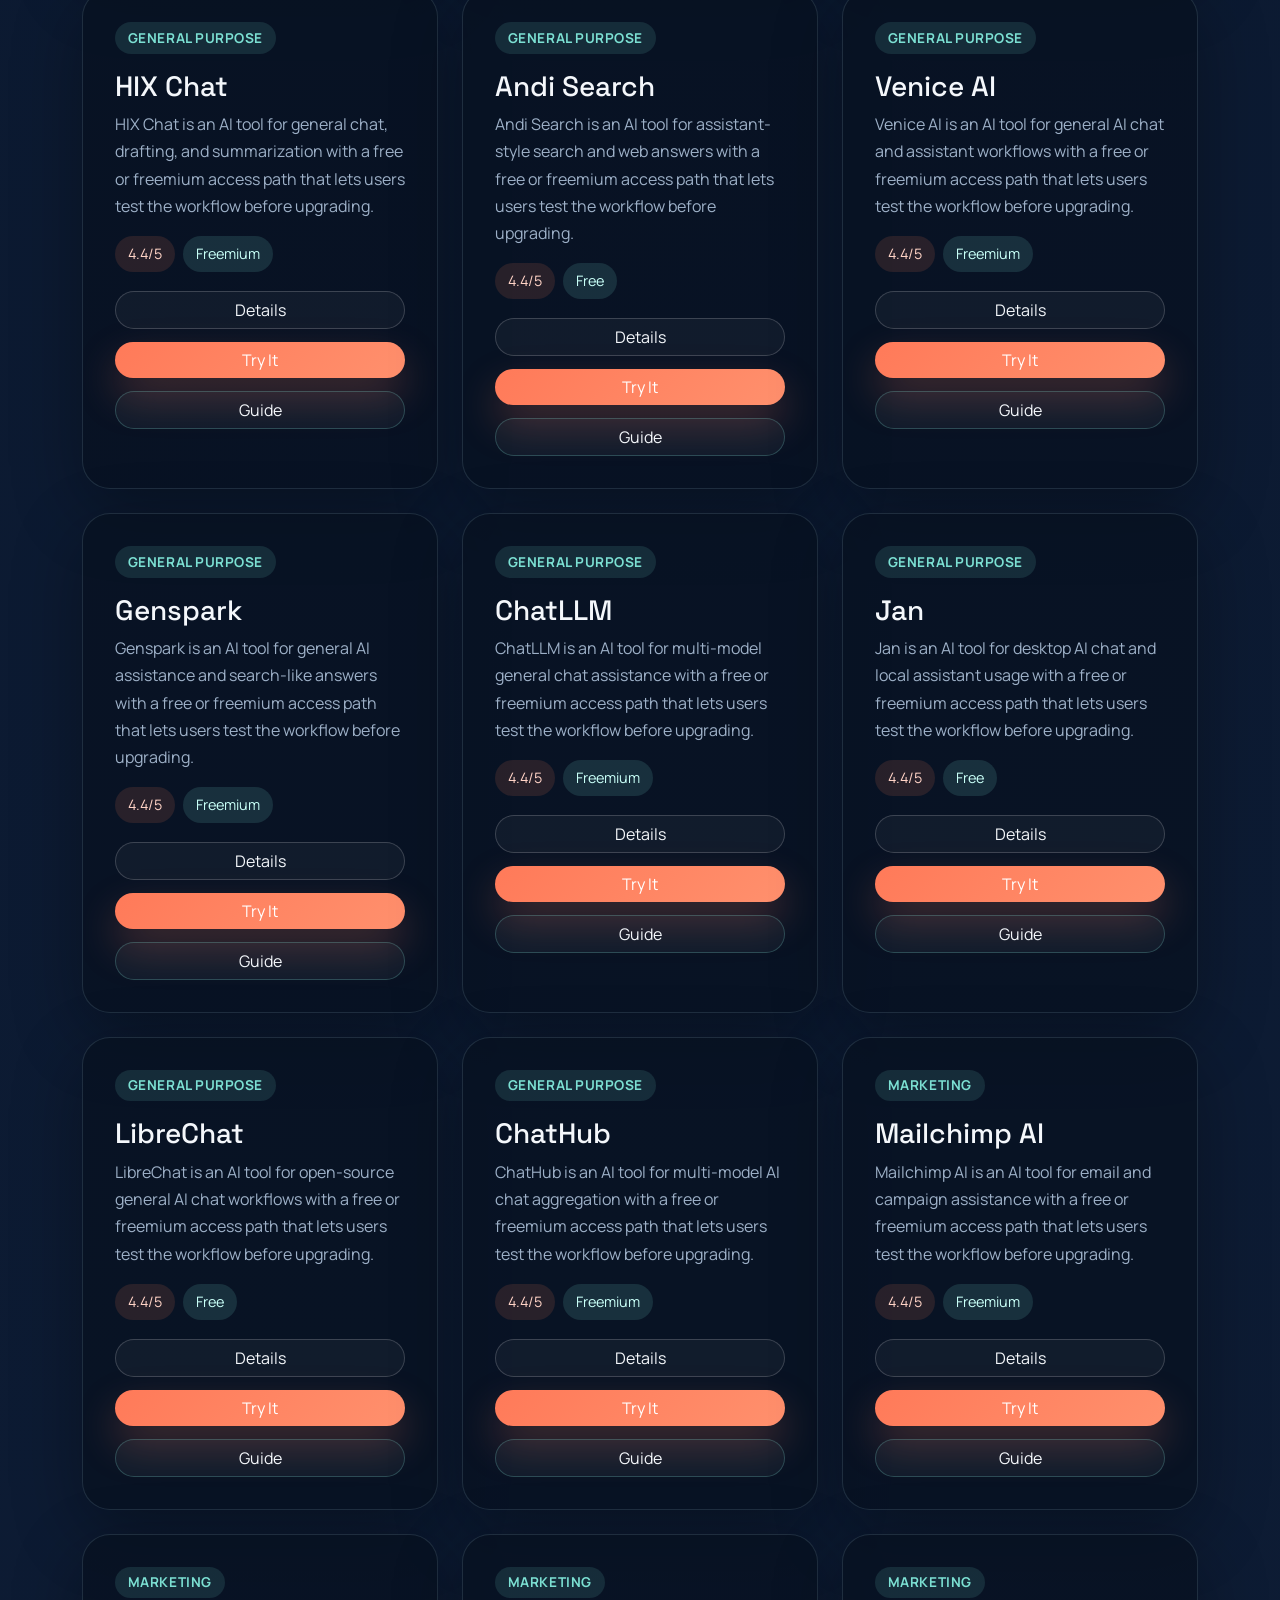
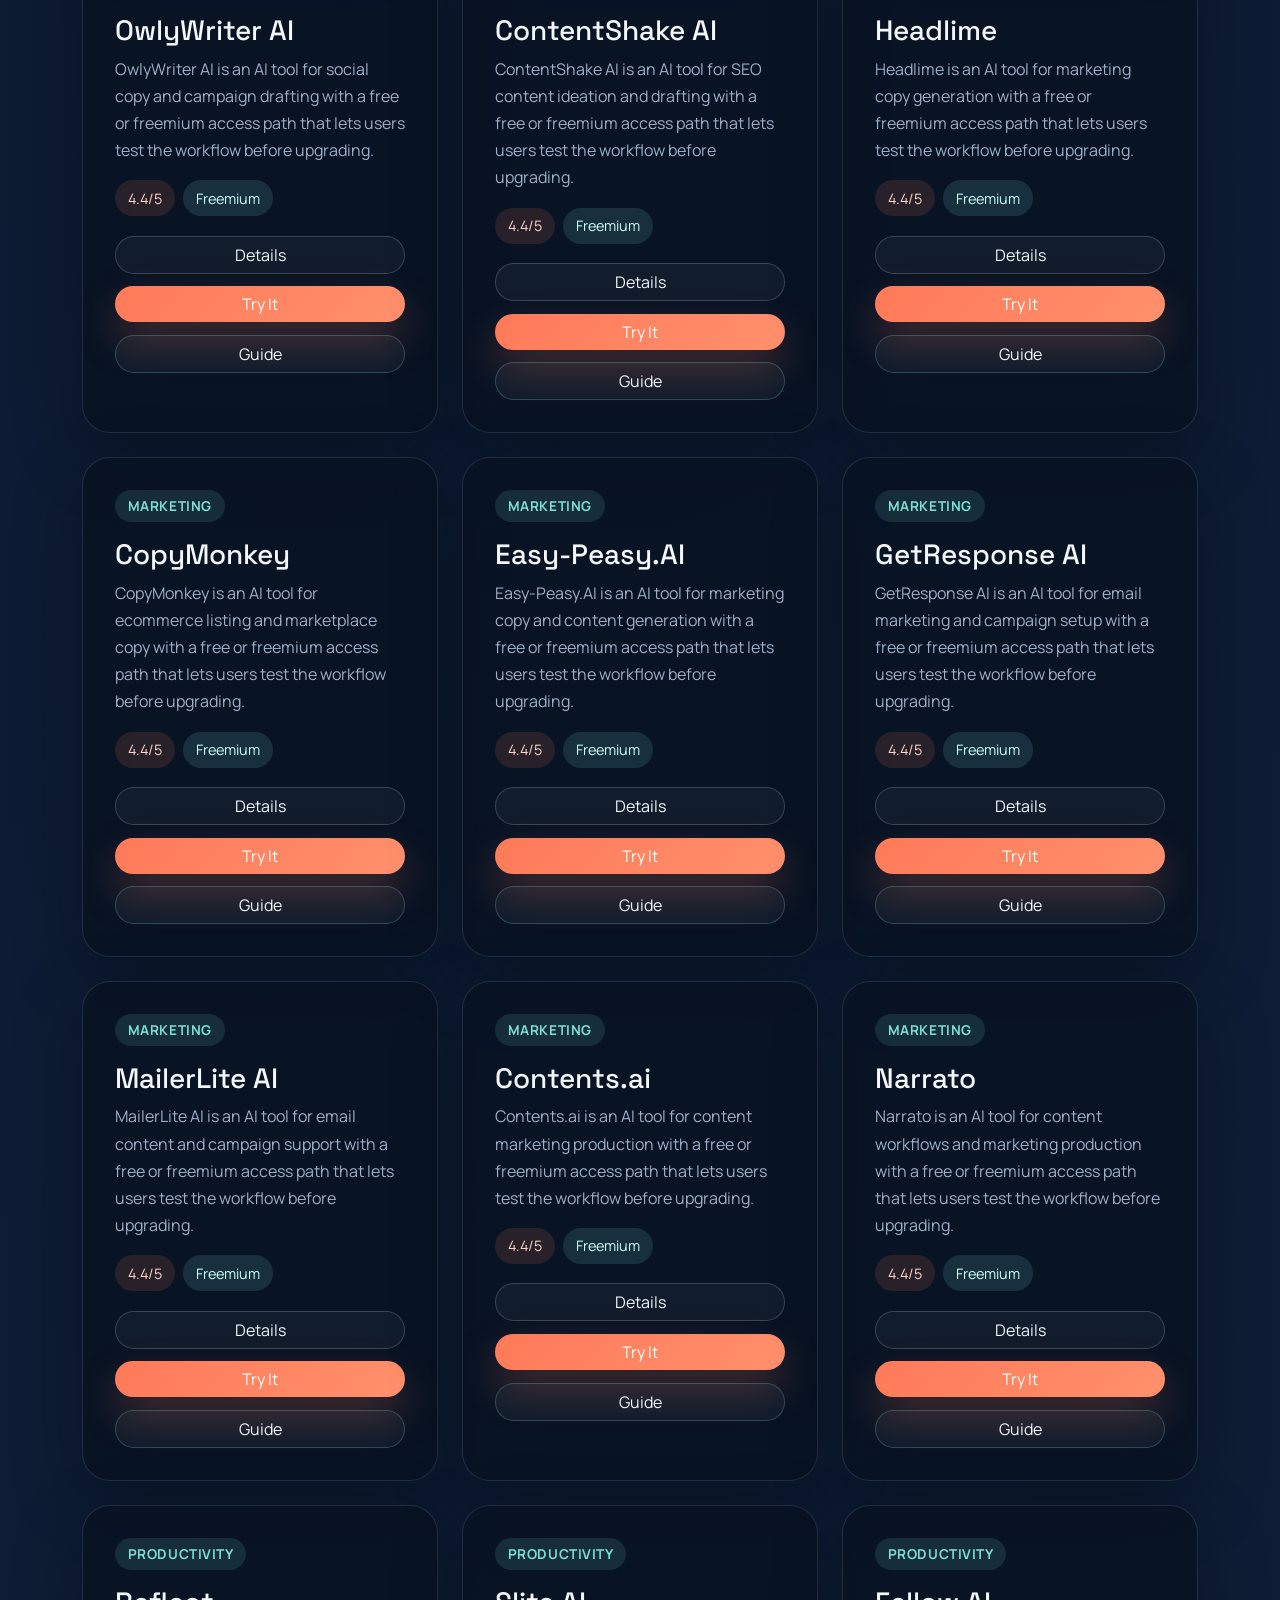
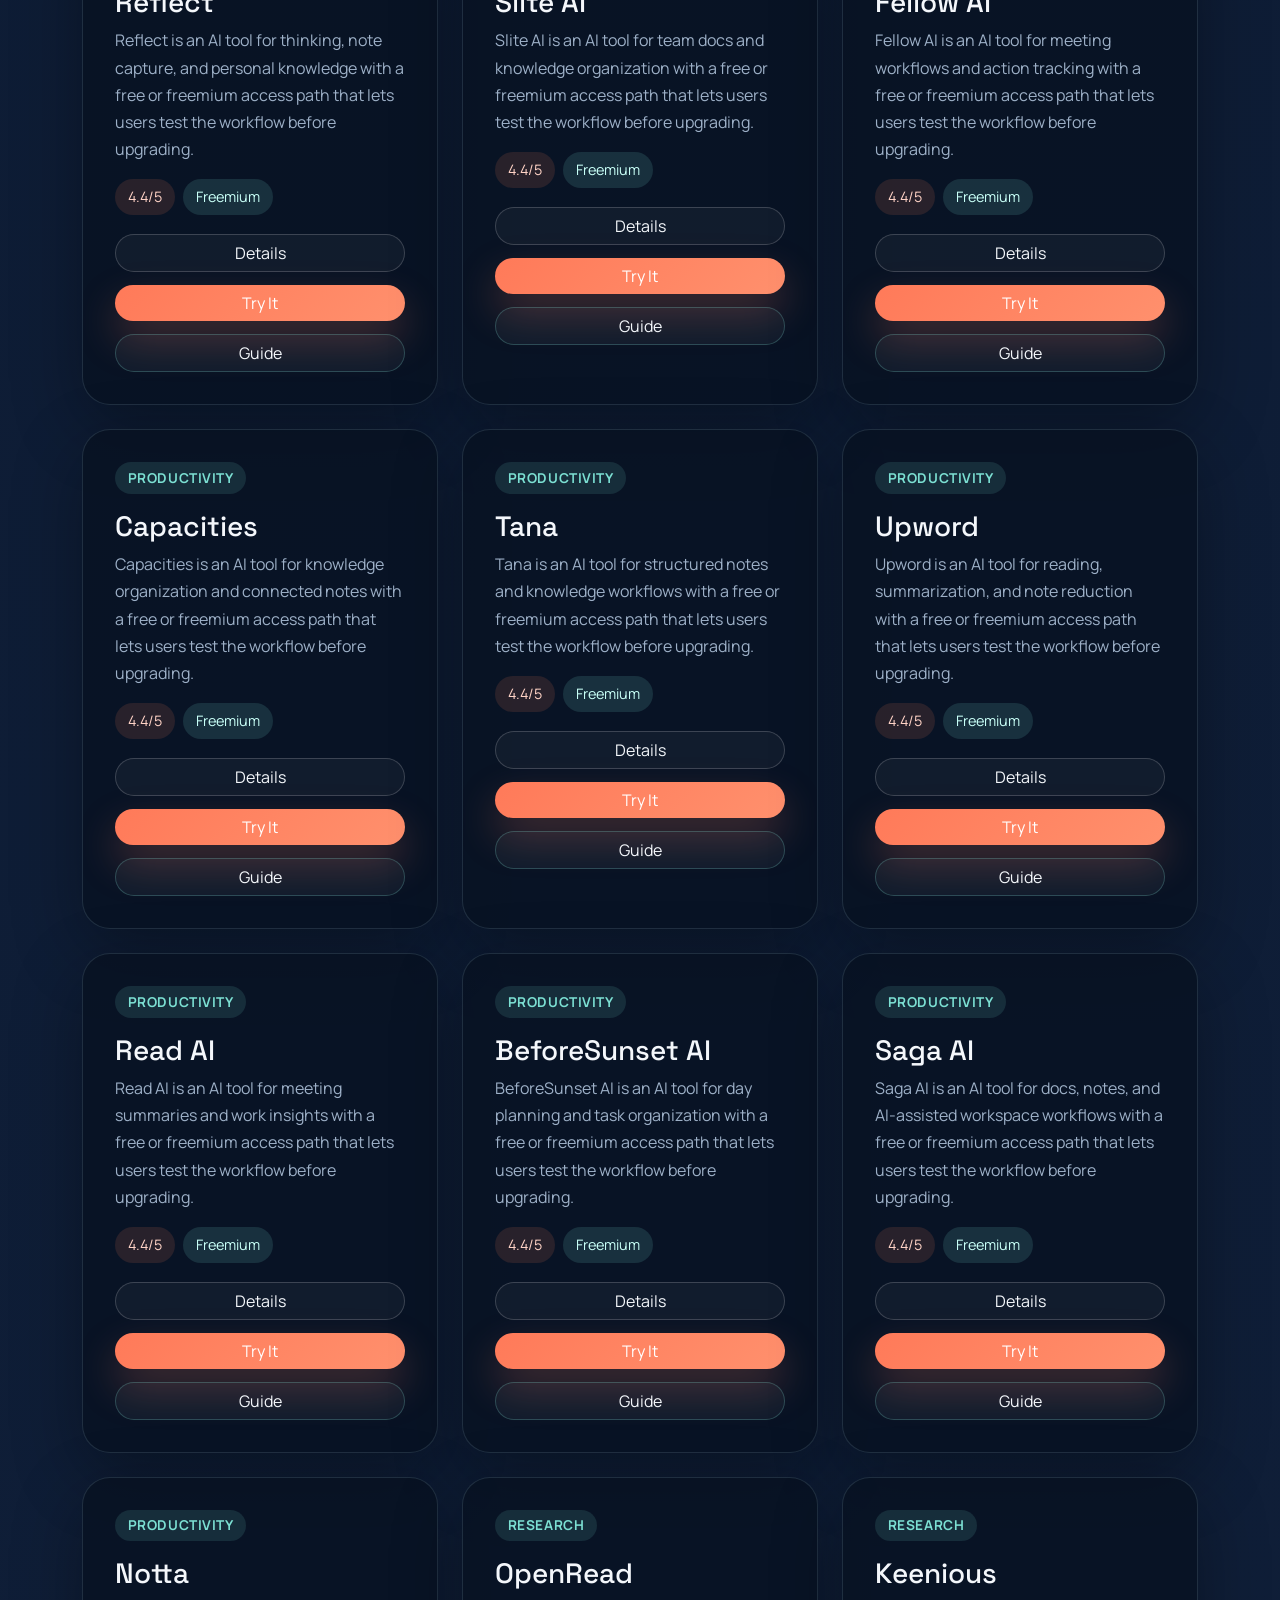
<file: free-tools.html>
<!DOCTYPE html>
<html lang="en">
<head>
    <meta charset="UTF-8">
    <meta name="viewport" content="width=device-width, initial-scale=1.0">
    <title>Free AI Tools | AI Tools Hub</title>
    <meta name="description" content="Explore free and freemium AI tools across writing, coding, design, research, productivity, video, audio, and more.">
    <link rel="preconnect" href="https://fonts.googleapis.com">
    <link rel="preconnect" href="https://fonts.gstatic.com" crossorigin>
    <link href="https://fonts.googleapis.com/css2?family=Space+Grotesk:wght@400;500;700&family=Manrope:wght@400;500;700;800&display=swap" rel="stylesheet">
    <link href="https://cdn.jsdelivr.net/npm/bootstrap@5.3.0/dist/css/bootstrap.min.css" rel="stylesheet">
    <link rel="stylesheet" href="css/style.css">
</head>
<body>
<div class="page-shell">
    <nav class="navbar navbar-expand-lg site-nav">
        <div class="container">
            <a class="navbar-brand brand-mark" href="index.html">AI Tools Hub</a>
            <div class="navbar-nav ms-auto flex-row gap-3">
                <a class="nav-link" href="index.html#toolExplorer">Explore</a>
                <a class="nav-link" href="premium-tools.html">Premium Tools</a>
                <a class="nav-link" href="guides.html">Categories</a>
                <a class="nav-link" href="methodology.html">Methodology</a>
            </div>
        </div>
    </nav>

    <section class="page-hero guide-section">
        <div class="container">
            <div class="compare-card">
                <span class="eyebrow">Free AI Tools</span>
                <h1>Start with tools you can test before paying</h1>
                <p>This page highlights free and freemium AI tools across the whole site. It is designed for users who want to validate the workflow first, then decide whether a paid upgrade is actually justified.</p>
                <div class="hero-actions">
                    <a href="index.html#toolExplorer" class="btn btn-accent rounded-pill">Explore All Tools</a>
                    <a href="methodology.html" class="btn btn-ghost rounded-pill">Read Methodology</a>
                </div>
            </div>

            <div class="editorial-panel mt-4">
                <div class="row g-4">
                    <div class="col-lg-4">
                        <h3>What “free” means here</h3>
                        <p>Some tools are fully free and some are freemium. In both cases, the tool can typically be tested without paying upfront, although limits and plan rules can change.</p>
                    </div>
                    <div class="col-lg-4">
                        <h3>How to use this page</h3>
                        <p>Start by category, shortlist only similar tools, then validate them on your own files, prompts, or workflow instead of relying only on landing-page claims.</p>
                    </div>
                    <div class="col-lg-4">
                        <h3>What to compare</h3>
                        <p>Compare limits, watermarking, export quality, collaboration restrictions, and how quickly the tool pushes you into a paid upgrade.</p>
                    </div>
                </div>
            </div>

            <div id="freeToolsGrid" class="row g-4 guide-grid"></div>
        </div>
    </section>

    <div id="siteFooter"></div>
</div>

<script src="data.js"></script>
<script src="script.js"></script>
</body>
</html>
</file>
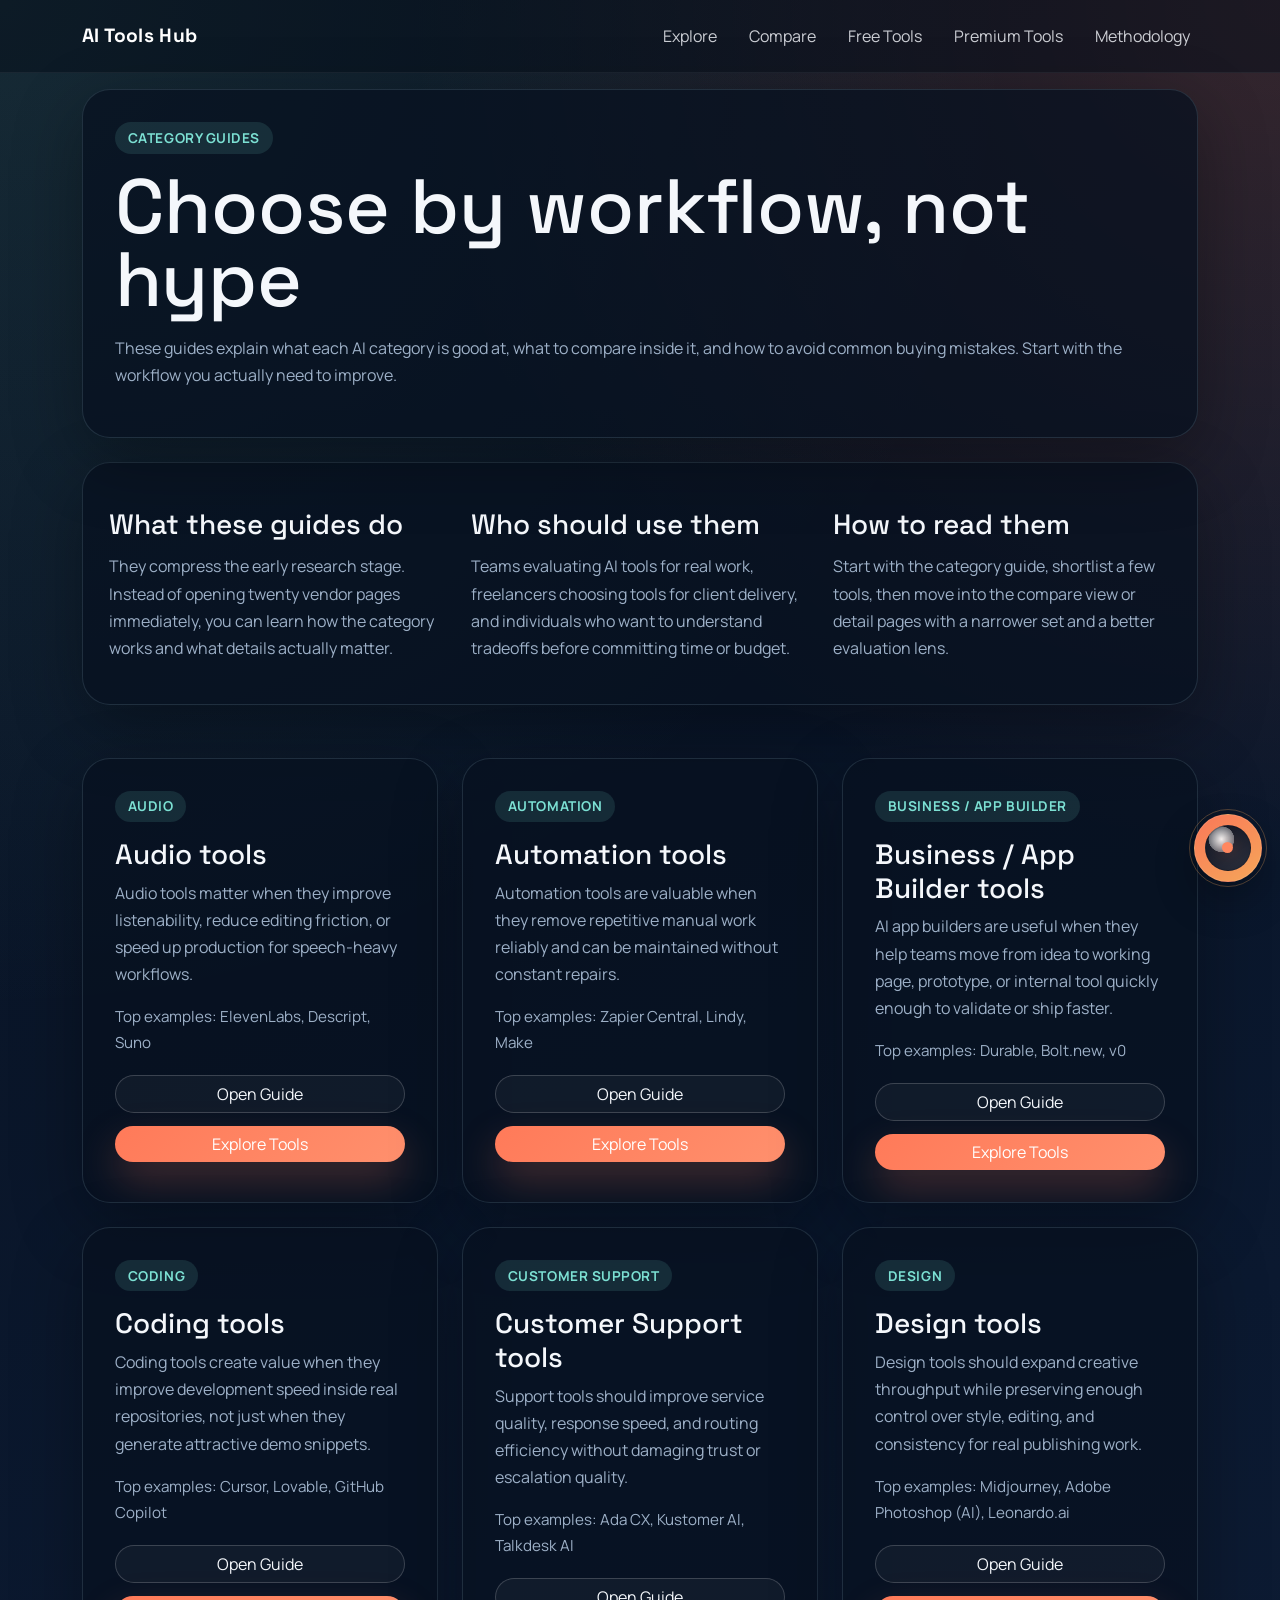
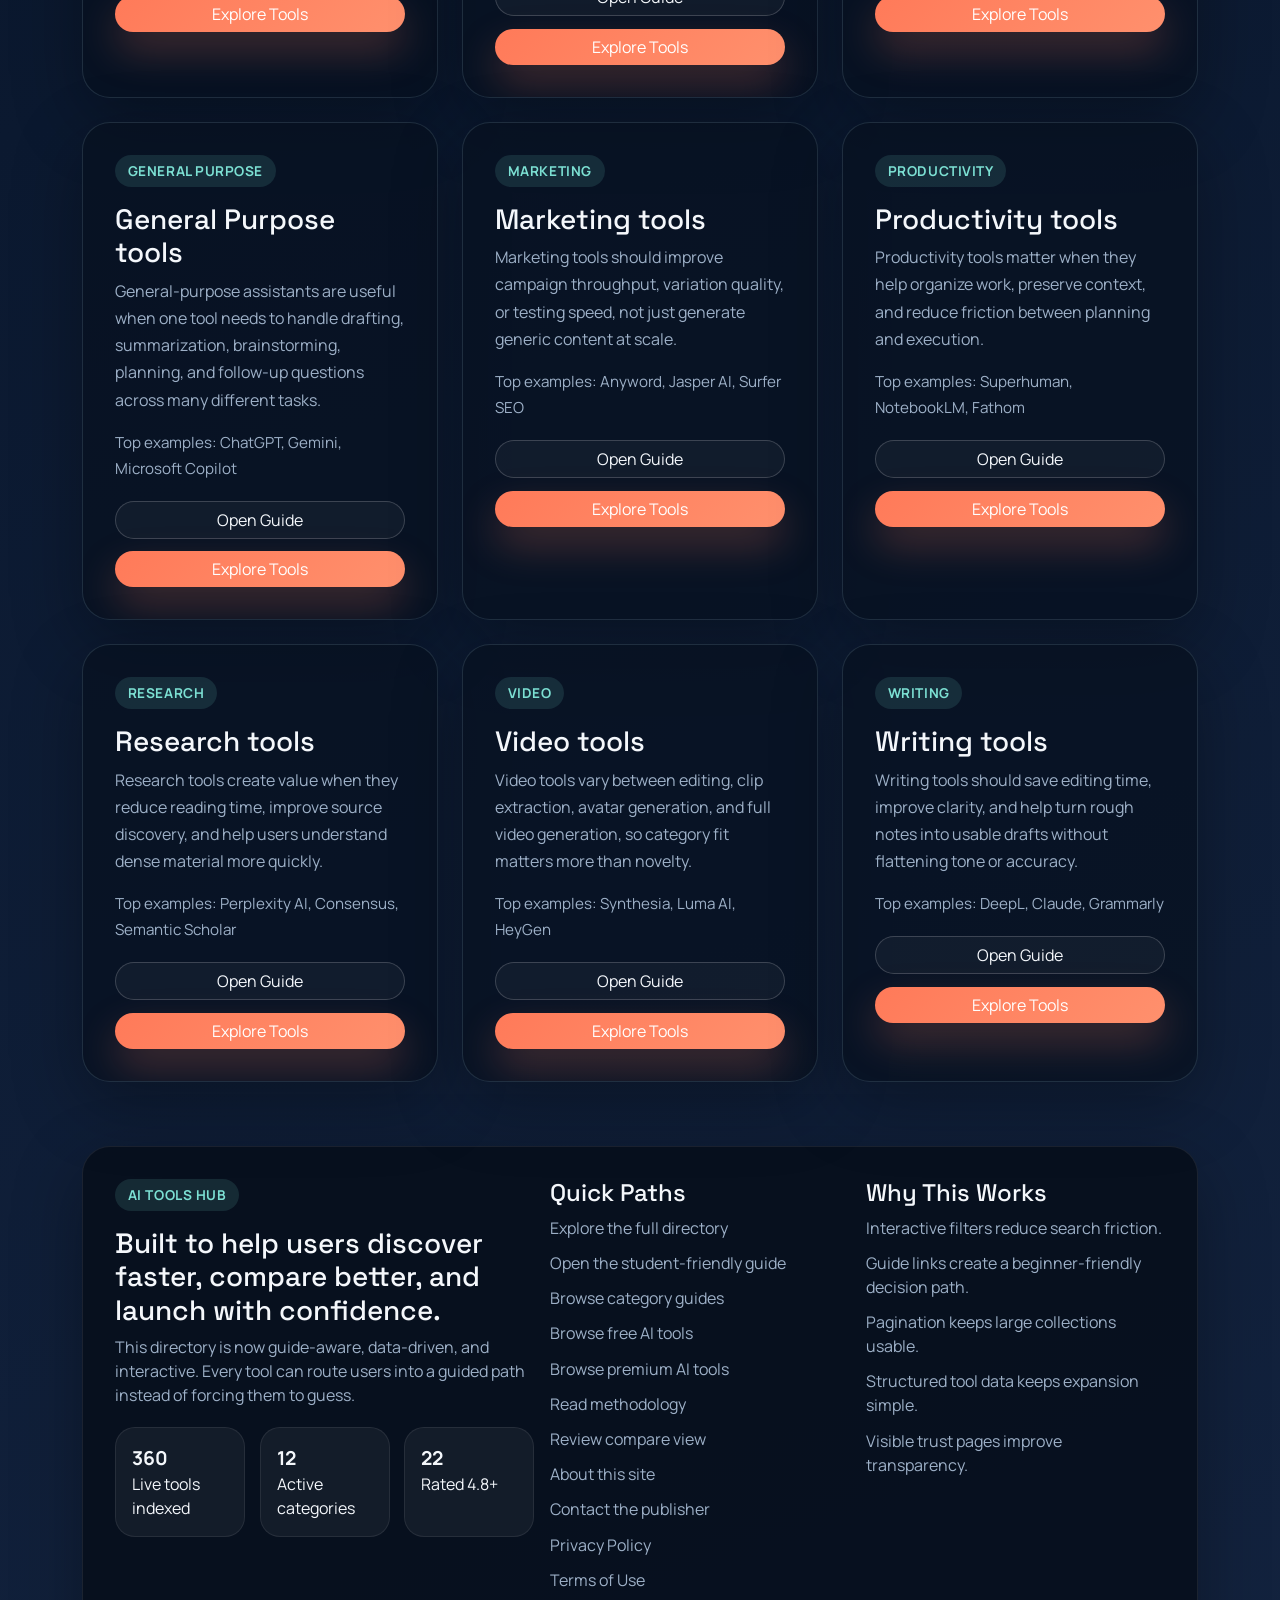
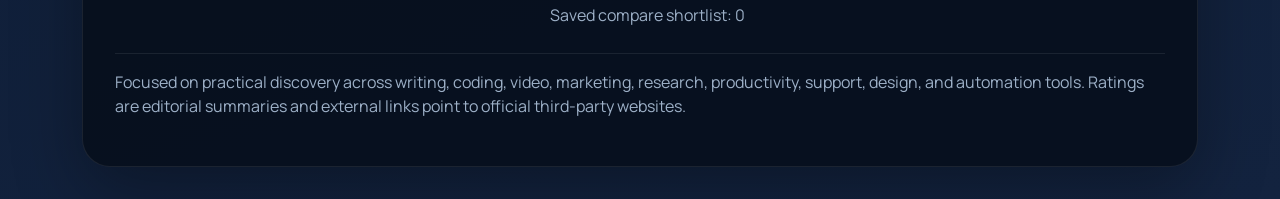
<file: guides.html>
<!DOCTYPE html>
<html lang="en">
<head>
    <meta charset="UTF-8">
    <meta name="viewport" content="width=device-width, initial-scale=1.0">
    <title>AI Tool Category Guides | AI Tools Hub</title>
    <meta name="description" content="Browse category guides for writing, coding, design, research, marketing, support, productivity, and more.">
    <link rel="preconnect" href="https://fonts.googleapis.com">
    <link rel="preconnect" href="https://fonts.gstatic.com" crossorigin>
    <link href="https://fonts.googleapis.com/css2?family=Space+Grotesk:wght@400;500;700&family=Manrope:wght@400;500;700;800&display=swap" rel="stylesheet">
    <link href="https://cdn.jsdelivr.net/npm/bootstrap@5.3.0/dist/css/bootstrap.min.css" rel="stylesheet">
    <link rel="stylesheet" href="css/style.css">
</head>
<body>
<div class="page-shell">
    <nav class="navbar navbar-expand-lg site-nav">
        <div class="container">
            <a class="navbar-brand brand-mark" href="index.html">AI Tools Hub</a>
            <div class="navbar-nav ms-auto flex-row gap-3">
                <a class="nav-link" href="index.html#toolExplorer">Explore</a>
                <a class="nav-link" href="compare.html">Compare</a>
                <a class="nav-link" href="free-tools.html">Free Tools</a>
                <a class="nav-link" href="premium-tools.html">Premium Tools</a>
                <a class="nav-link" href="methodology.html">Methodology</a>
            </div>
        </div>
    </nav>

    <section class="page-hero guide-section">
        <div class="container">
            <div class="compare-card">
                <span class="eyebrow">Category Guides</span>
                <h1>Choose by workflow, not hype</h1>
                <p>These guides explain what each AI category is good at, what to compare inside it, and how to avoid common buying mistakes. Start with the workflow you actually need to improve.</p>
            </div>

            <div class="editorial-panel mt-4">
                <div class="row g-4">
                    <div class="col-lg-4">
                        <h3>What these guides do</h3>
                        <p>They compress the early research stage. Instead of opening twenty vendor pages immediately, you can learn how the category works and what details actually matter.</p>
                    </div>
                    <div class="col-lg-4">
                        <h3>Who should use them</h3>
                        <p>Teams evaluating AI tools for real work, freelancers choosing tools for client delivery, and individuals who want to understand tradeoffs before committing time or budget.</p>
                    </div>
                    <div class="col-lg-4">
                        <h3>How to read them</h3>
                        <p>Start with the category guide, shortlist a few tools, then move into the compare view or detail pages with a narrower set and a better evaluation lens.</p>
                    </div>
                </div>
            </div>

            <div id="categoryGuideGrid" class="row g-4 guide-grid"></div>
        </div>
    </section>

    <div id="siteFooter"></div>
</div>

<script src="data.js"></script>
<script src="script.js"></script>
</body>
</html>
</file>
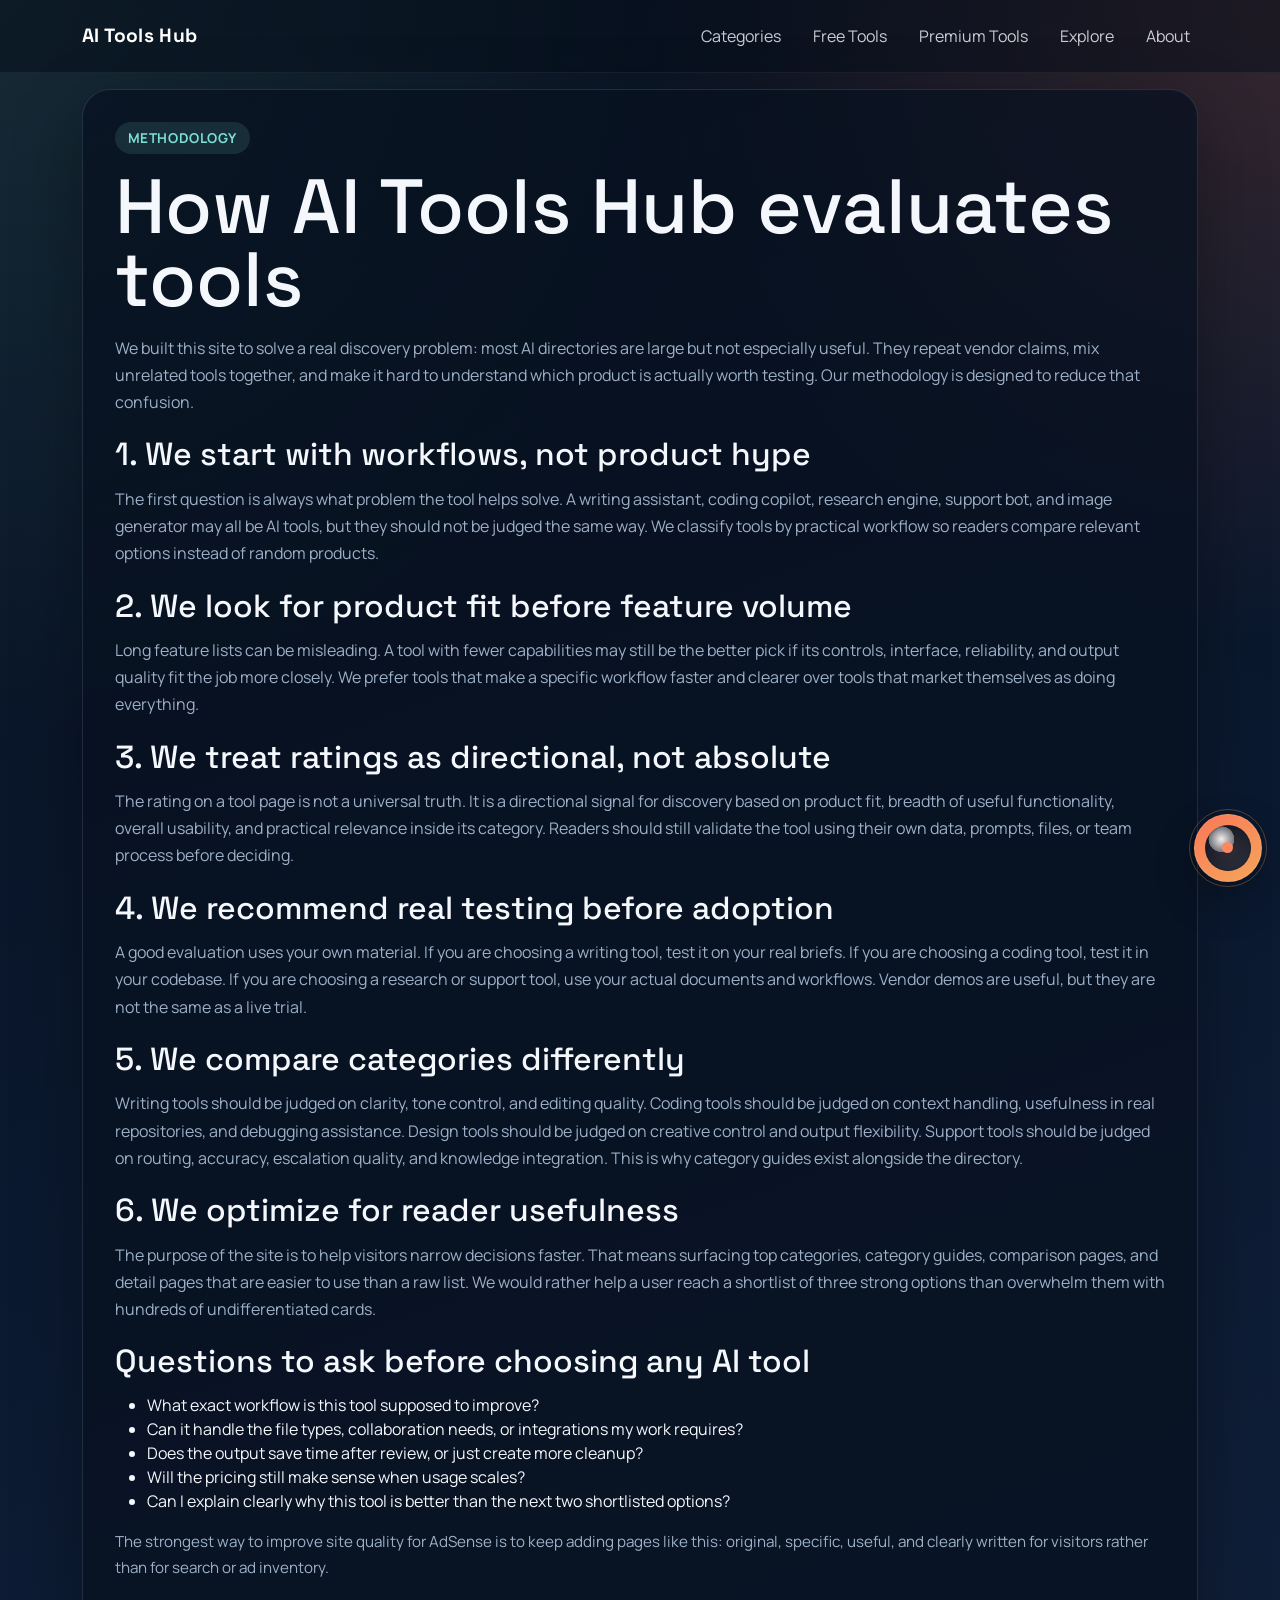
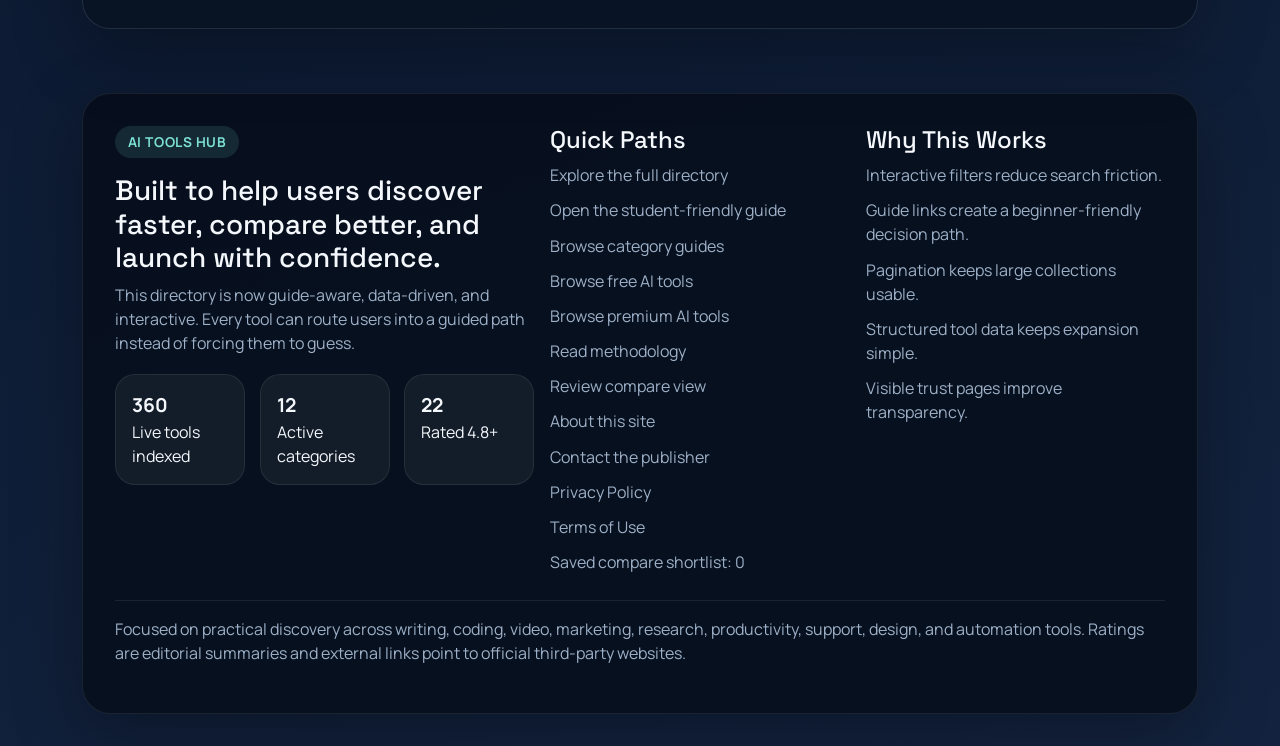
<file: methodology.html>
<!DOCTYPE html>
<html lang="en">
<head>
    <meta charset="UTF-8">
    <meta name="viewport" content="width=device-width, initial-scale=1.0">
    <title>How We Evaluate AI Tools | AI Tools Hub</title>
    <meta name="description" content="Read the evaluation methodology behind AI Tools Hub: how we shortlist, compare, rate, and recommend AI tools.">
    <link rel="preconnect" href="https://fonts.googleapis.com">
    <link rel="preconnect" href="https://fonts.gstatic.com" crossorigin>
    <link href="https://fonts.googleapis.com/css2?family=Space+Grotesk:wght@400;500;700&family=Manrope:wght@400;500;700;800&display=swap" rel="stylesheet">
    <link href="https://cdn.jsdelivr.net/npm/bootstrap@5.3.0/dist/css/bootstrap.min.css" rel="stylesheet">
    <link rel="stylesheet" href="css/style.css">
</head>
<body>
<div class="page-shell">
    <nav class="navbar navbar-expand-lg site-nav">
        <div class="container">
            <a class="navbar-brand brand-mark" href="index.html">AI Tools Hub</a>
            <div class="navbar-nav ms-auto flex-row gap-3">
                <a class="nav-link" href="guides.html">Categories</a>
                <a class="nav-link" href="free-tools.html">Free Tools</a>
                <a class="nav-link" href="premium-tools.html">Premium Tools</a>
                <a class="nav-link" href="index.html#toolExplorer">Explore</a>
                <a class="nav-link" href="about.html">About</a>
            </div>
        </div>
    </nav>

    <section class="page-hero guide-section">
        <div class="container">
            <div class="policy-card">
                <span class="eyebrow">Methodology</span>
                <h1>How AI Tools Hub evaluates tools</h1>
                <p>We built this site to solve a real discovery problem: most AI directories are large but not especially useful. They repeat vendor claims, mix unrelated tools together, and make it hard to understand which product is actually worth testing. Our methodology is designed to reduce that confusion.</p>
                <h2>1. We start with workflows, not product hype</h2>
                <p>The first question is always what problem the tool helps solve. A writing assistant, coding copilot, research engine, support bot, and image generator may all be AI tools, but they should not be judged the same way. We classify tools by practical workflow so readers compare relevant options instead of random products.</p>
                <h2>2. We look for product fit before feature volume</h2>
                <p>Long feature lists can be misleading. A tool with fewer capabilities may still be the better pick if its controls, interface, reliability, and output quality fit the job more closely. We prefer tools that make a specific workflow faster and clearer over tools that market themselves as doing everything.</p>
                <h2>3. We treat ratings as directional, not absolute</h2>
                <p>The rating on a tool page is not a universal truth. It is a directional signal for discovery based on product fit, breadth of useful functionality, overall usability, and practical relevance inside its category. Readers should still validate the tool using their own data, prompts, files, or team process before deciding.</p>
                <h2>4. We recommend real testing before adoption</h2>
                <p>A good evaluation uses your own material. If you are choosing a writing tool, test it on your real briefs. If you are choosing a coding tool, test it in your codebase. If you are choosing a research or support tool, use your actual documents and workflows. Vendor demos are useful, but they are not the same as a live trial.</p>
                <h2>5. We compare categories differently</h2>
                <p>Writing tools should be judged on clarity, tone control, and editing quality. Coding tools should be judged on context handling, usefulness in real repositories, and debugging assistance. Design tools should be judged on creative control and output flexibility. Support tools should be judged on routing, accuracy, escalation quality, and knowledge integration. This is why category guides exist alongside the directory.</p>
                <h2>6. We optimize for reader usefulness</h2>
                <p>The purpose of the site is to help visitors narrow decisions faster. That means surfacing top categories, category guides, comparison pages, and detail pages that are easier to use than a raw list. We would rather help a user reach a shortlist of three strong options than overwhelm them with hundreds of undifferentiated cards.</p>
                <h2>Questions to ask before choosing any AI tool</h2>
                <ul>
                    <li>What exact workflow is this tool supposed to improve?</li>
                    <li>Can it handle the file types, collaboration needs, or integrations my work requires?</li>
                    <li>Does the output save time after review, or just create more cleanup?</li>
                    <li>Will the pricing still make sense when usage scales?</li>
                    <li>Can I explain clearly why this tool is better than the next two shortlisted options?</li>
                </ul>
                <p class="policy-callout">The strongest way to improve site quality for AdSense is to keep adding pages like this: original, specific, useful, and clearly written for visitors rather than for search or ad inventory.</p>
            </div>
        </div>
    </section>

    <div id="siteFooter"></div>
</div>

<script src="data.js"></script>
<script src="script.js"></script>
</body>
</html>
</file>
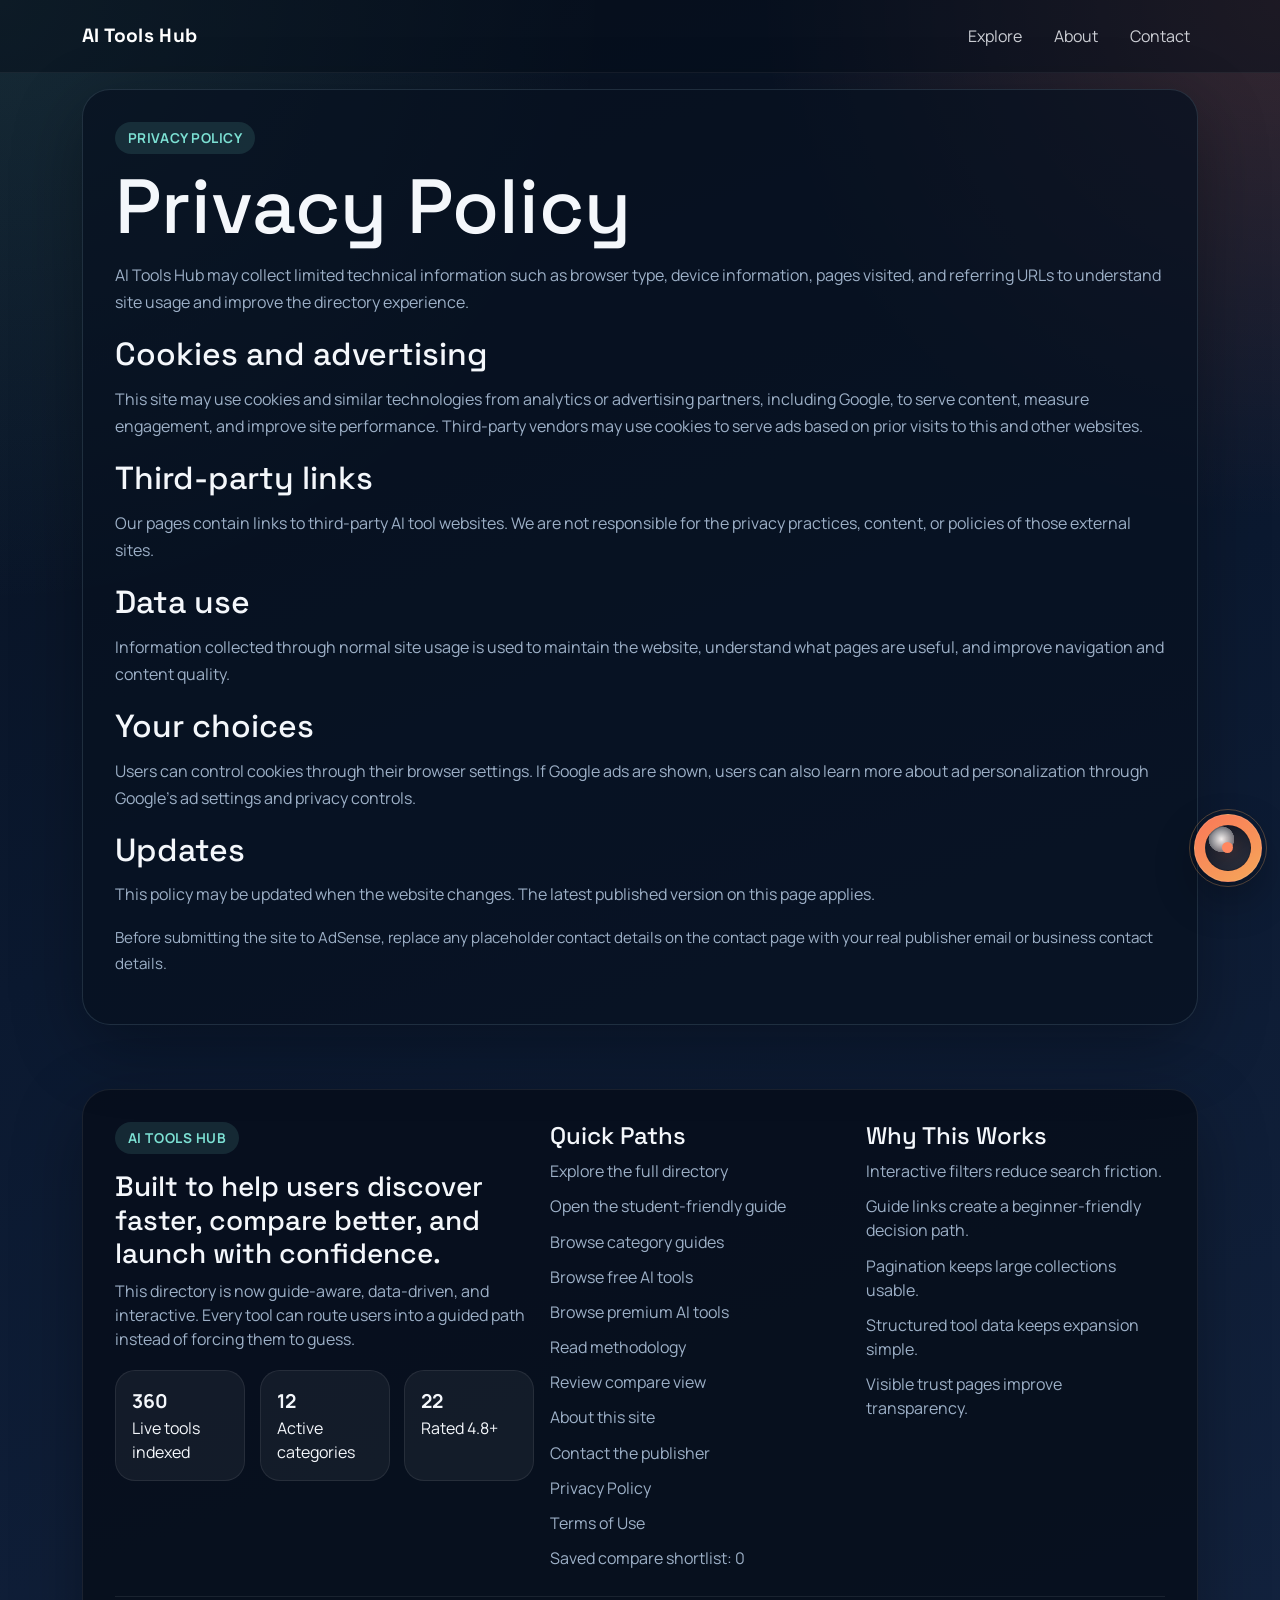
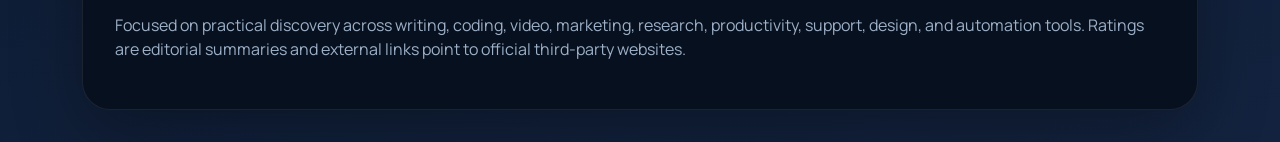
<file: privacy-policy.html>
<!DOCTYPE html>
<html lang="en">
<head>
    <meta charset="UTF-8">
    <meta name="viewport" content="width=device-width, initial-scale=1.0">
    <title>Privacy Policy | AI Tools Hub</title>
    <meta name="description" content="Privacy Policy for AI Tools Hub.">
    <link rel="preconnect" href="https://fonts.googleapis.com">
    <link rel="preconnect" href="https://fonts.gstatic.com" crossorigin>
    <link href="https://fonts.googleapis.com/css2?family=Space+Grotesk:wght@400;500;700&family=Manrope:wght@400;500;700;800&display=swap" rel="stylesheet">
    <link href="https://cdn.jsdelivr.net/npm/bootstrap@5.3.0/dist/css/bootstrap.min.css" rel="stylesheet">
    <link rel="stylesheet" href="css/style.css">
</head>
<body>
<div class="page-shell">
    <nav class="navbar navbar-expand-lg site-nav">
        <div class="container">
            <a class="navbar-brand brand-mark" href="index.html">AI Tools Hub</a>
            <div class="navbar-nav ms-auto flex-row gap-3">
                <a class="nav-link" href="index.html#toolExplorer">Explore</a>
                <a class="nav-link" href="about.html">About</a>
                <a class="nav-link" href="contact.html">Contact</a>
            </div>
        </div>
    </nav>

    <section class="page-hero guide-section">
        <div class="container">
            <div class="policy-card">
                <span class="eyebrow">Privacy Policy</span>
                <h1>Privacy Policy</h1>
                <p>AI Tools Hub may collect limited technical information such as browser type, device information, pages visited, and referring URLs to understand site usage and improve the directory experience.</p>
                <h2>Cookies and advertising</h2>
                <p>This site may use cookies and similar technologies from analytics or advertising partners, including Google, to serve content, measure engagement, and improve site performance. Third-party vendors may use cookies to serve ads based on prior visits to this and other websites.</p>
                <h2>Third-party links</h2>
                <p>Our pages contain links to third-party AI tool websites. We are not responsible for the privacy practices, content, or policies of those external sites.</p>
                <h2>Data use</h2>
                <p>Information collected through normal site usage is used to maintain the website, understand what pages are useful, and improve navigation and content quality.</p>
                <h2>Your choices</h2>
                <p>Users can control cookies through their browser settings. If Google ads are shown, users can also learn more about ad personalization through Google's ad settings and privacy controls.</p>
                <h2>Updates</h2>
                <p>This policy may be updated when the website changes. The latest published version on this page applies.</p>
                <p class="policy-callout">Before submitting the site to AdSense, replace any placeholder contact details on the contact page with your real publisher email or business contact details.</p>
            </div>
        </div>
    </section>

    <div id="siteFooter"></div>
</div>

<script src="data.js"></script>
<script src="script.js"></script>
</body>
</html>
</file>
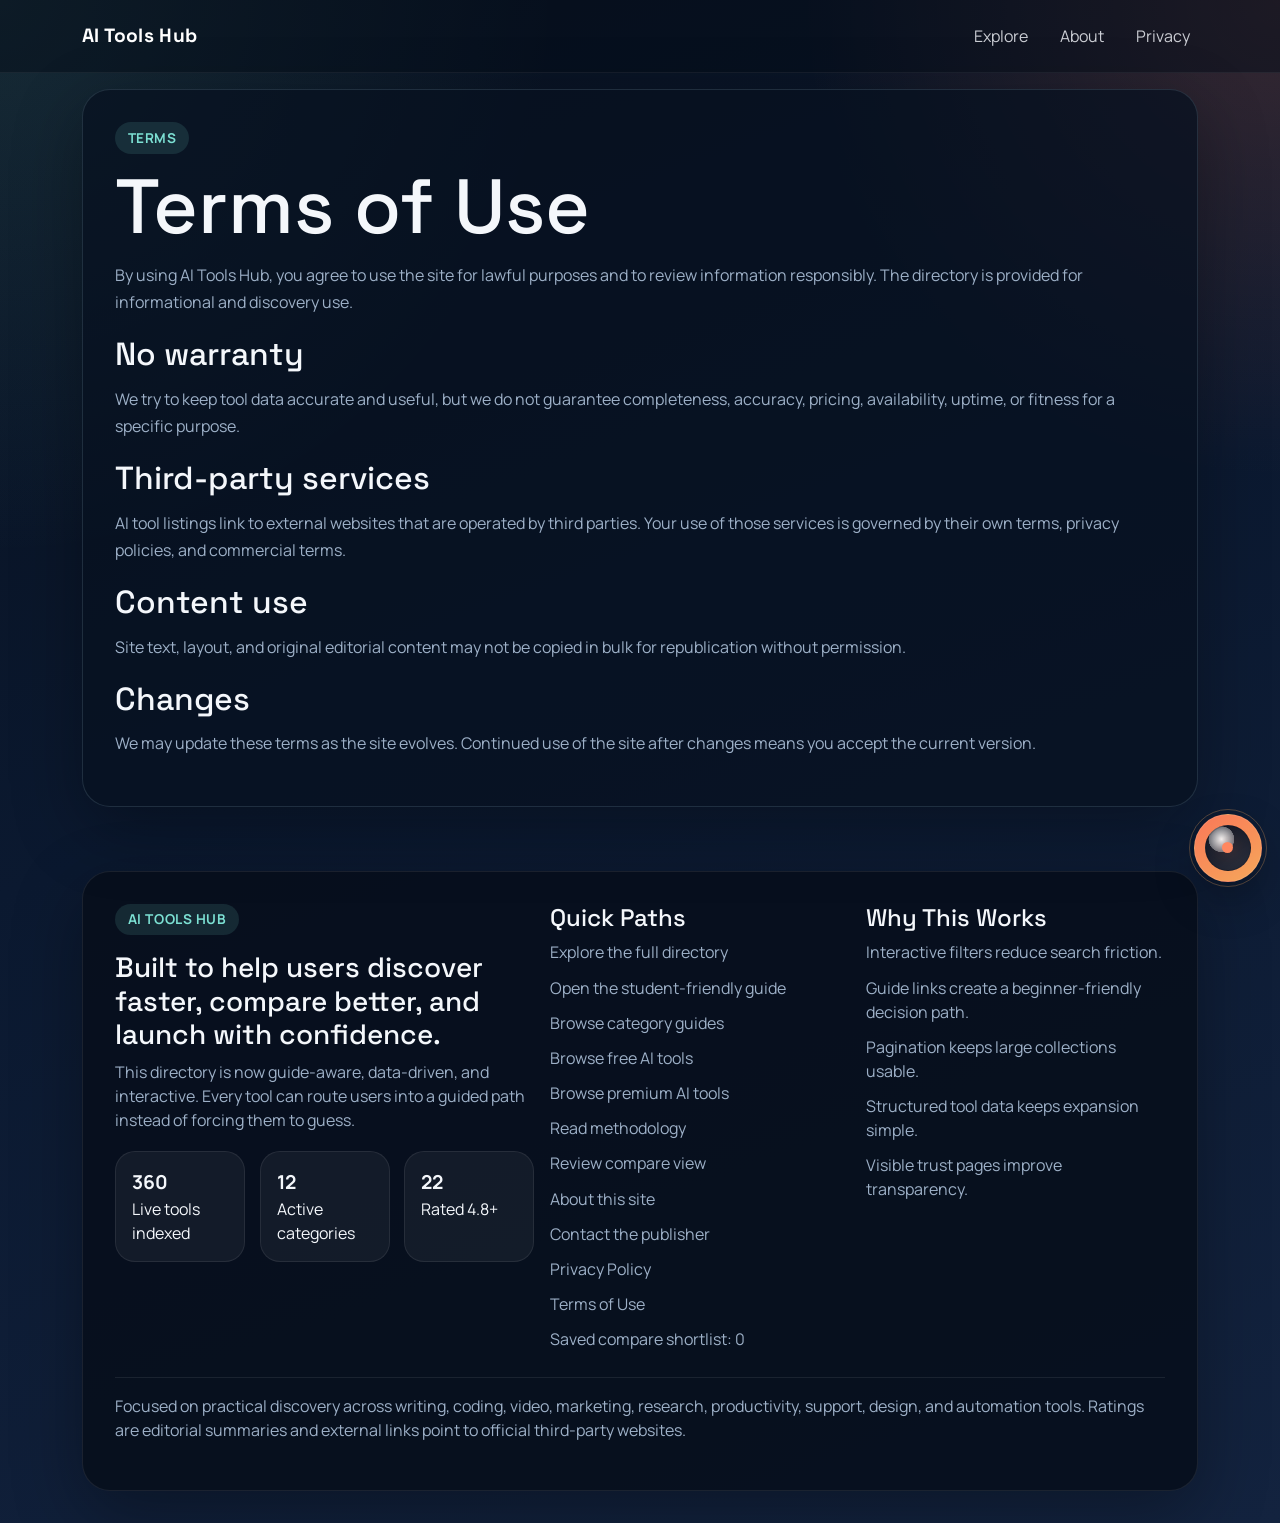
<file: terms.html>
<!DOCTYPE html>
<html lang="en">
<head>
    <meta charset="UTF-8">
    <meta name="viewport" content="width=device-width, initial-scale=1.0">
    <title>Terms of Use | AI Tools Hub</title>
    <meta name="description" content="Terms of Use for AI Tools Hub.">
    <link rel="preconnect" href="https://fonts.googleapis.com">
    <link rel="preconnect" href="https://fonts.gstatic.com" crossorigin>
    <link href="https://fonts.googleapis.com/css2?family=Space+Grotesk:wght@400;500;700&family=Manrope:wght@400;500;700;800&display=swap" rel="stylesheet">
    <link href="https://cdn.jsdelivr.net/npm/bootstrap@5.3.0/dist/css/bootstrap.min.css" rel="stylesheet">
    <link rel="stylesheet" href="css/style.css">
</head>
<body>
<div class="page-shell">
    <nav class="navbar navbar-expand-lg site-nav">
        <div class="container">
            <a class="navbar-brand brand-mark" href="index.html">AI Tools Hub</a>
            <div class="navbar-nav ms-auto flex-row gap-3">
                <a class="nav-link" href="index.html#toolExplorer">Explore</a>
                <a class="nav-link" href="about.html">About</a>
                <a class="nav-link" href="privacy-policy.html">Privacy</a>
            </div>
        </div>
    </nav>

    <section class="page-hero guide-section">
        <div class="container">
            <div class="policy-card">
                <span class="eyebrow">Terms</span>
                <h1>Terms of Use</h1>
                <p>By using AI Tools Hub, you agree to use the site for lawful purposes and to review information responsibly. The directory is provided for informational and discovery use.</p>
                <h2>No warranty</h2>
                <p>We try to keep tool data accurate and useful, but we do not guarantee completeness, accuracy, pricing, availability, uptime, or fitness for a specific purpose.</p>
                <h2>Third-party services</h2>
                <p>AI tool listings link to external websites that are operated by third parties. Your use of those services is governed by their own terms, privacy policies, and commercial terms.</p>
                <h2>Content use</h2>
                <p>Site text, layout, and original editorial content may not be copied in bulk for republication without permission.</p>
                <h2>Changes</h2>
                <p>We may update these terms as the site evolves. Continued use of the site after changes means you accept the current version.</p>
            </div>
        </div>
    </section>

    <div id="siteFooter"></div>
</div>

<script src="data.js"></script>
<script src="script.js"></script>
</body>
</html>
</file>
<file: css/style.css>
:root {
    --bg: #08111f;
    --bg-soft: rgba(8, 17, 31, 0.78);
    --panel: rgba(8, 17, 31, 0.74);
    --panel-strong: rgba(10, 24, 43, 0.92);
    --stroke: rgba(173, 216, 230, 0.14);
    --text: #f4f7fb;
    --muted: #9db0c7;
    --accent: #ff7a59;
    --accent-strong: #ff9b7e;
    --secondary: #7ce0d3;
    --shadow: 0 22px 70px rgba(0, 0, 0, 0.32);
}

* {
    box-sizing: border-box;
}

html {
    scroll-behavior: smooth;
    background-color: #08111f;
}

body {
    margin: 0;
    color: var(--text);
    font-family: "Manrope", sans-serif;
    background-color: #08111f;
    background:
        radial-gradient(circle at top left, rgba(124, 224, 211, 0.12), transparent 28%),
        radial-gradient(circle at top right, rgba(255, 122, 89, 0.18), transparent 24%),
        linear-gradient(160deg, #08111f 0%, #0b1930 45%, #13233f 100%);
    min-height: 100vh;
    cursor: default;
    overflow-x: hidden;
}

body::before {
    content: "";
    position: fixed;
    inset: 0;
    background-image:
        linear-gradient(rgba(255, 255, 255, 0.03) 1px, transparent 1px),
        linear-gradient(90deg, rgba(255, 255, 255, 0.03) 1px, transparent 1px);
    background-size: 48px 48px;
    opacity: 0.45;
    pointer-events: none;
    z-index: -2;
}

a {
    color: inherit;
    text-decoration: none;
}

#particles {
    display: none;
}

.page-shell {
    position: relative;
}

.site-nav {
    padding: 1rem 0;
    background: rgba(5, 13, 24, 0.5);
    border-bottom: 1px solid rgba(255, 255, 255, 0.06);
}

.brand-mark,
.hero-title,
.section-heading h2,
.feature-card h3,
.tool-card-title,
.guide-card h3,
.page-hero h1,
.detail-card h2,
.compare-card h1 {
    font-family: "Space Grotesk", sans-serif;
}

.brand-mark {
    font-size: 1.2rem;
    font-weight: 700;
    letter-spacing: 0.02em;
    color: #ffffff !important;
}

.nav-link {
    color: rgba(244, 247, 251, 0.82);
}

.nav-link:hover,
.text-link:hover {
    color: #ffffff;
}

.nav-toggle {
    border-color: rgba(255, 255, 255, 0.18);
}

.navbar-toggler-icon {
    filter: invert(1);
}

.nav-cta {
    padding-inline: 1.2rem;
}

.hero-section,
.page-hero {
    padding: 5rem 0 2.5rem;
}

.eyebrow,
.panel-label,
.guide-tag {
    display: inline-flex;
    align-items: center;
    gap: 0.45rem;
    padding: 0.35rem 0.8rem;
    border-radius: 999px;
    background: rgba(124, 224, 211, 0.12);
    color: var(--secondary);
    font-size: 0.85rem;
    font-weight: 700;
    letter-spacing: 0.04em;
    text-transform: uppercase;
}

.hero-title,
.page-hero h1,
.compare-card h1 {
    font-size: clamp(2.6rem, 6vw, 4.8rem);
    line-height: 0.95;
    margin: 1rem 0 1.2rem;
}

.hero-copy,
.page-hero p,
.section-heading p,
.hero-panel p,
.feature-card p,
.guide-banner p,
.tool-card-copy,
.detail-card p,
.guide-card p,
.compare-card p {
    color: var(--muted);
    line-height: 1.7;
}

.hero-actions,
.panel-actions {
    display: flex;
    flex-wrap: wrap;
    gap: 0.9rem;
    margin-top: 1.75rem;
}

.btn-accent {
    background: linear-gradient(135deg, var(--accent), #ff906d);
    border: none;
    color: #ffffff;
    box-shadow: 0 18px 40px rgba(255, 122, 89, 0.25);
}

.btn-accent:hover {
    background: linear-gradient(135deg, #ff8a67, #ffac8b);
    color: #ffffff;
}

.btn-ghost {
    color: var(--text);
    border: 1px solid rgba(255, 255, 255, 0.18);
    background: rgba(255, 255, 255, 0.04);
}

.btn-ghost:hover {
    background: #ffffff;
    border-color: #ffffff;
}

.btn-ghost:hover,
.btn-outline-light:hover {
    color: #06111d;
}

.hero-stats {
    display: grid;
    grid-template-columns: repeat(3, minmax(0, 1fr));
    gap: 1rem;
    margin-top: 2rem;
}

.stat-card,
.hero-panel,
.feature-card,
.control-panel,
.editorial-panel,
.guide-banner,
.detail-card,
.compare-card,
.guide-card,
.compare-table-wrap,
.policy-card,
.contact-card {
    background: var(--panel);
    border: 1px solid var(--stroke);
    border-radius: 28px;
    box-shadow: var(--shadow);
}

.stat-card {
    padding: 1.1rem 1rem;
}

.stat-card strong {
    display: block;
    font-size: 1.15rem;
}

.stat-card span {
    display: block;
    margin-top: 0.3rem;
    color: var(--muted);
    font-size: 0.92rem;
}

.hero-panel {
    padding: 2rem;
    position: relative;
    overflow: hidden;
}

.hero-panel::after,
.guide-banner::after {
    content: "";
    position: absolute;
    width: 220px;
    height: 220px;
    right: -60px;
    bottom: -90px;
    background: radial-gradient(circle, rgba(255, 122, 89, 0.22), transparent 70%);
    pointer-events: none;
}

.mini-list {
    display: flex;
    flex-wrap: wrap;
    gap: 0.6rem;
    margin-top: 1.2rem;
}

.mini-list span,
.tool-tag {
    padding: 0.45rem 0.8rem;
    border-radius: 999px;
    background: rgba(255, 255, 255, 0.06);
    color: var(--text);
    font-size: 0.9rem;
}

.feature-strip,
.explorer-section,
.guide-section,
.compare-section,
.detail-section {
    padding: 1rem 0 4rem;
}

.feature-card {
    height: 100%;
    padding: 1.5rem;
}

.section-heading {
    display: flex;
    align-items: end;
    justify-content: space-between;
    gap: 1rem;
    margin-bottom: 1.5rem;
}

.section-heading h2 {
    margin: 0.6rem 0 0.5rem;
    font-size: clamp(2rem, 4vw, 3rem);
}

.text-link {
    color: var(--secondary);
    font-weight: 700;
}

.control-panel {
    padding: 1.5rem;
    margin-bottom: 1.8rem;
}

.control-label,
.results-summary {
    color: var(--muted);
}

.site-input {
    background: rgba(255, 255, 255, 0.06);
    border: 1px solid rgba(255, 255, 255, 0.1);
    color: var(--text);
    border-radius: 18px;
}

.site-input:focus {
    background: rgba(255, 255, 255, 0.08);
    border-color: rgba(124, 224, 211, 0.35);
    color: var(--text);
    box-shadow: 0 0 0 0.25rem rgba(124, 224, 211, 0.12);
}

.site-input::placeholder {
    color: #9aaec5;
}

select.site-input option {
    color: #06111d;
}

.toolbar {
    display: flex;
    align-items: center;
    justify-content: space-between;
    gap: 1rem;
    margin-top: 1.2rem;
}

.results-summary {
    margin: 0;
}

.tool-card {
    height: 100%;
    padding: 1.4rem;
    background: linear-gradient(180deg, rgba(11, 26, 46, 0.92), rgba(8, 17, 31, 0.95));
    border: 1px solid rgba(255, 255, 255, 0.08);
    border-radius: 24px;
    box-shadow: 0 16px 45px rgba(0, 0, 0, 0.28);
    transition: transform 0.18s ease, border-color 0.25s ease, box-shadow 0.25s ease;
    transform-style: preserve-3d;
    will-change: transform;
}

.tool-card:hover {
    transform: translateY(-6px);
    border-color: rgba(255, 122, 89, 0.4);
    box-shadow: 0 24px 60px rgba(0, 0, 0, 0.38);
}

.tool-card-top {
    display: flex;
    justify-content: space-between;
    gap: 1rem;
    align-items: start;
    margin-bottom: 1rem;
}

.compare-toggle {
    display: inline-flex;
    align-items: center;
    gap: 0.45rem;
    color: var(--muted);
    font-size: 0.85rem;
}

.compare-toggle input {
    accent-color: var(--accent);
}

.tool-logo {
    width: 68px;
    height: 68px;
    border-radius: 18px;
    object-fit: contain;
    background: rgba(255, 255, 255, 0.08);
    padding: 0.55rem;
}

.tool-card-title {
    font-size: 1.35rem;
    margin: 1rem 0 0.6rem;
}

.tool-meta {
    display: flex;
    flex-wrap: wrap;
    gap: 0.55rem;
    margin: 1rem 0 1.2rem;
}

.pricing-pill {
    display: inline-flex;
    align-items: center;
    gap: 0.35rem;
    padding: 0.45rem 0.8rem;
    border-radius: 999px;
    background: rgba(124, 224, 211, 0.14);
    color: #c8fff7;
    font-size: 0.9rem;
}

.rating-pill {
    display: inline-flex;
    align-items: center;
    gap: 0.35rem;
    padding: 0.45rem 0.8rem;
    border-radius: 999px;
    background: rgba(255, 122, 89, 0.13);
    color: #ffd3c6;
    font-size: 0.9rem;
}

.tool-actions {
    display: flex;
    flex-wrap: wrap;
    gap: 0.8rem;
    margin-top: auto;
}

.tool-actions .btn {
    flex: 1 1 140px;
}

.pagination-wrap {
    display: flex;
    justify-content: center;
    gap: 0.7rem;
    flex-wrap: wrap;
    margin-top: 1.6rem;
}

.pagination-btn {
    min-width: 44px;
    padding: 0.7rem 1rem;
    border-radius: 999px;
    border: 1px solid rgba(255, 255, 255, 0.12);
    background: rgba(255, 255, 255, 0.04);
    color: var(--text);
    transition: background 0.2s ease, color 0.2s ease, border-color 0.2s ease;
}

.pagination-btn:hover:not(:disabled) {
    background: rgba(255, 255, 255, 0.12);
    border-color: rgba(255, 255, 255, 0.24);
}

.pagination-btn.is-active {
    background: linear-gradient(135deg, var(--accent), #ff906d);
    border-color: transparent;
    color: #ffffff;
}

.pagination-btn:disabled {
    opacity: 0.45;
    cursor: not-allowed;
}

.tool-link-guide {
    border-color: rgba(124, 224, 211, 0.24);
}

.guide-banner,
.compare-card,
.guide-card,
.policy-card {
    padding: 2rem;
    position: relative;
    overflow: hidden;
}

.editorial-panel {
    margin-top: 1.5rem;
    padding: 1.6rem;
}

.guide-banner {
    display: flex;
    align-items: center;
    justify-content: space-between;
    gap: 1rem;
    margin-top: 1rem;
}

.free-banner {
    display: flex;
    align-items: center;
    justify-content: space-between;
    gap: 1rem;
    padding: 1.8rem 2rem;
    background: linear-gradient(135deg, rgba(124, 224, 211, 0.18), rgba(255, 122, 89, 0.12));
    border: 1px solid rgba(124, 224, 211, 0.2);
    border-radius: 28px;
    box-shadow: var(--shadow);
}

.premium-section {
    padding-bottom: 4rem;
}

.premium-hero {
    display: grid;
    grid-template-columns: 1.2fr 0.8fr;
    gap: 1.4rem;
}

.premium-copy,
.premium-callout,
.premium-controls {
    padding: 2rem;
    border-radius: 28px;
    border: 1px solid rgba(255, 255, 255, 0.08);
    box-shadow: var(--shadow);
}

.premium-copy {
    background:
        radial-gradient(circle at top right, rgba(255, 210, 122, 0.16), transparent 35%),
        linear-gradient(160deg, rgba(34, 27, 52, 0.95), rgba(12, 18, 32, 0.96));
}

.premium-callout {
    background:
        linear-gradient(180deg, rgba(22, 29, 46, 0.96), rgba(9, 15, 28, 0.94));
}

.premium-controls {
    background: linear-gradient(180deg, rgba(18, 22, 36, 0.95), rgba(9, 15, 28, 0.95));
    margin-bottom: 1.5rem;
}

.premium-pill {
    background: rgba(255, 210, 122, 0.16);
    color: #ffe2a4;
}

.premium-card {
    background:
        radial-gradient(circle at top right, rgba(255, 210, 122, 0.1), transparent 34%),
        linear-gradient(180deg, rgba(15, 18, 31, 0.96), rgba(8, 13, 24, 0.98));
}

.page-hero {
    position: relative;
}

.page-hero .container,
.compare-section .container,
.detail-section .container,
.guide-section .container {
    position: relative;
    z-index: 1;
}

.detail-card {
    padding: 2rem;
}

.detail-top {
    display: flex;
    gap: 1.5rem;
    align-items: center;
    margin-bottom: 1.5rem;
}

.detail-logo {
    width: 96px;
    height: 96px;
    border-radius: 24px;
    object-fit: contain;
    padding: 0.75rem;
    background: rgba(255, 255, 255, 0.08);
}

.detail-grid {
    display: grid;
    grid-template-columns: repeat(3, minmax(0, 1fr));
    gap: 1rem;
    margin-top: 1.5rem;
}

.detail-block {
    padding: 1.2rem;
    border-radius: 22px;
    background: rgba(255, 255, 255, 0.04);
    border: 1px solid rgba(255, 255, 255, 0.06);
}

.detail-block h3 {
    margin-bottom: 0.9rem;
    font-size: 1.1rem;
}

.detail-block ul,
.detail-block ol {
    margin-bottom: 0;
    color: var(--muted);
}

.compare-table-wrap {
    padding: 1rem;
    overflow-x: auto;
}

.table {
    color: var(--text);
    margin: 0;
}

.table > :not(caption) > * > * {
    background: transparent;
    color: inherit;
    border-color: rgba(255, 255, 255, 0.08);
}

.table th {
    color: #ffffff;
}

.guide-grid {
    margin-top: 1.8rem;
}

.guide-card {
    height: 100%;
}

.guide-card,
.compare-card,
.detail-card {
    transition: transform 0.2s ease, box-shadow 0.25s ease;
}

.guide-card:hover,
.compare-card:hover,
.detail-card:hover {
    transform: translateY(-4px);
}

.guide-card .tool-actions {
    margin-top: 1.2rem;
}

.mini-copy {
    font-size: 0.95rem;
    color: var(--muted);
}

.category-guide-card p:last-of-type {
    margin-bottom: 0;
}

.editorial-list {
    margin: 0;
    padding-left: 1.15rem;
    color: var(--muted);
}

.editorial-list li + li {
    margin-top: 0.7rem;
}

.policy-card h2,
.editorial-panel h3,
.contact-card h2 {
    font-family: "Space Grotesk", sans-serif;
    margin-top: 1.2rem;
    margin-bottom: 0.75rem;
}

.policy-card p,
.editorial-panel p,
.contact-card p {
    color: var(--muted);
    line-height: 1.7;
}

.policy-callout,
.compliance-note {
    margin-top: 1rem;
    color: #d8e1ec;
    font-size: 0.95rem;
}

.contact-grid {
    display: grid;
    grid-template-columns: repeat(2, minmax(0, 1fr));
    gap: 1rem;
    margin: 1.5rem 0;
}

.contact-card {
    padding: 1.25rem;
}

.contact-form {
    margin-top: 1.2rem;
}

.site-footer {
    padding: 0 0 2rem;
}

.site-footer-card {
    padding: 2rem;
    background: rgba(7, 15, 28, 0.9);
    border: 1px solid rgba(255, 255, 255, 0.08);
    border-radius: 28px;
    box-shadow: var(--shadow);
}

.footer-grid {
    display: grid;
    grid-template-columns: 1.4fr 1fr 1fr;
    gap: 1rem;
}

.footer-grid h3,
.footer-grid h4 {
    font-family: "Space Grotesk", sans-serif;
}

.footer-grid p,
.footer-grid li {
    color: var(--muted);
}

.footer-meta {
    display: grid;
    grid-template-columns: repeat(3, minmax(0, 1fr));
    gap: 0.9rem;
    margin-top: 1.2rem;
}

.footer-stat {
    padding: 1rem;
    border-radius: 20px;
    background: rgba(255, 255, 255, 0.05);
    border: 1px solid rgba(255, 255, 255, 0.08);
}

.footer-stat strong {
    display: block;
    font-size: 1.2rem;
}

.footer-links,
.footer-highlights {
    list-style: none;
    padding: 0;
    margin: 0;
}

.footer-links li,
.footer-highlights li {
    margin-bottom: 0.7rem;
}

.footer-note {
    margin-top: 0.9rem;
    padding-top: 1rem;
    border-top: 1px solid rgba(255, 255, 255, 0.08);
    color: var(--muted);
}

.empty-state {
    padding: 3rem 1rem;
    text-align: center;
    color: var(--muted);
}

.site-chatbot {
    position: fixed;
    right: 1.15rem;
    bottom: 1.15rem;
    z-index: 60;
    width: auto;
}

.chatbot-toggle {
    position: relative;
    display: grid;
    place-items: center;
    width: 68px;
    height: 68px;
    padding: 0;
    border: 1px solid rgba(255, 255, 255, 0.1);
    border-radius: 999px;
    background: linear-gradient(145deg, rgba(255, 122, 89, 0.98), rgba(255, 173, 92, 0.96));
    color: #08111f;
    box-shadow: 0 18px 40px rgba(0, 0, 0, 0.28);
    transition: transform 0.2s ease, box-shadow 0.2s ease;
}

.chatbot-toggle:hover {
    transform: translateY(-2px) scale(1.01);
    box-shadow: 0 24px 46px rgba(0, 0, 0, 0.34);
}

.chatbot-toggle-orb {
    position: relative;
    display: grid;
    place-items: center;
    width: 46px;
    height: 46px;
    border-radius: 999px;
    background:
        radial-gradient(circle at 35% 30%, rgba(255, 255, 255, 0.95), rgba(255, 255, 255, 0.38) 30%, transparent 31%),
        linear-gradient(145deg, rgba(8, 17, 31, 0.96), rgba(23, 37, 58, 0.92));
    border: 1px solid rgba(8, 17, 31, 0.22);
}

.chatbot-toggle-dot {
    width: 11px;
    height: 11px;
    border-radius: 999px;
    background: #ff875f;
    box-shadow: 0 0 18px rgba(255, 135, 95, 0.45);
}

.chatbot-toggle-pulse {
    position: absolute;
    inset: -6px;
    border-radius: 999px;
    border: 1px solid rgba(255, 173, 92, 0.28);
    animation: chatbotPulse 2.2s ease-out infinite;
}

.chatbot-toggle-tooltip {
    position: absolute;
    right: calc(100% + 0.75rem);
    top: 50%;
    transform: translateY(-50%);
    padding: 0.55rem 0.75rem;
    border-radius: 999px;
    background: rgba(8, 14, 25, 0.96);
    border: 1px solid rgba(255, 255, 255, 0.08);
    color: var(--text);
    font-size: 0.78rem;
    font-weight: 700;
    white-space: nowrap;
    opacity: 0;
    pointer-events: none;
    transition: opacity 0.2s ease, transform 0.2s ease;
}

.chatbot-toggle:hover .chatbot-toggle-tooltip,
.site-chatbot:not(.is-collapsed) .chatbot-toggle-tooltip {
    opacity: 1;
    transform: translateY(-50%) translateX(-4px);
}

.chatbot-panel {
    position: absolute;
    right: 0;
    bottom: calc(100% + 0.9rem);
    width: min(420px, calc(100vw - 1.5rem));
    padding: 0.95rem;
    border-radius: 28px;
    border: 1px solid rgba(255, 255, 255, 0.08);
    background:
        radial-gradient(circle at top right, rgba(255, 122, 89, 0.14), transparent 35%),
        linear-gradient(180deg, rgba(8, 14, 25, 0.99), rgba(5, 10, 19, 0.98));
    box-shadow: 0 28px 60px rgba(0, 0, 0, 0.38);
}

.site-chatbot.is-collapsed .chatbot-panel {
    display: none;
}

.chatbot-header {
    display: flex;
    justify-content: space-between;
    gap: 1rem;
    align-items: start;
}

.chatbot-header-copy {
    display: grid;
    gap: 0.25rem;
}

.chatbot-header span {
    display: block;
    color: var(--muted);
    font-size: 0.9rem;
}

.chatbot-header strong {
    font-family: "Space Grotesk", sans-serif;
    font-size: 1.05rem;
}

.chatbot-header-status {
    display: inline-flex;
    align-items: center;
    gap: 0.45rem;
    width: fit-content;
    padding: 0.3rem 0.65rem;
    border-radius: 999px;
    background: rgba(255, 255, 255, 0.05);
    border: 1px solid rgba(255, 255, 255, 0.08);
    text-transform: uppercase;
    letter-spacing: 0.12em;
    font-size: 0.68rem;
}

.chatbot-header-status::before {
    content: "";
    width: 0.45rem;
    height: 0.45rem;
    border-radius: 999px;
    background: #5be38d;
    box-shadow: 0 0 12px rgba(91, 227, 141, 0.45);
}

.chatbot-close {
    width: 36px;
    height: 36px;
    border: none;
    border-radius: 999px;
    background: rgba(255, 255, 255, 0.08);
    color: var(--text);
    font-size: 1.1rem;
}

.chatbot-topics {
    display: flex;
    flex-wrap: wrap;
    gap: 0.5rem;
    margin-top: 0.8rem;
}

.chatbot-topics span {
    padding: 0.45rem 0.7rem;
    border-radius: 999px;
    background: rgba(255, 255, 255, 0.04);
    border: 1px solid rgba(255, 255, 255, 0.07);
    color: var(--muted);
    font-size: 0.76rem;
}

.chatbot-messages-wrap {
    position: relative;
}

.chatbot-messages {
    max-height: 390px;
    overflow-y: auto;
    display: grid;
    gap: 0.9rem;
    margin-top: 1rem;
    padding-right: 0.35rem;
    scrollbar-width: thin;
    scrollbar-color: rgba(255, 122, 89, 0.55) rgba(255, 255, 255, 0.06);
}

.chatbot-messages::-webkit-scrollbar {
    width: 10px;
}

.chatbot-messages::-webkit-scrollbar-track {
    background: rgba(255, 255, 255, 0.05);
    border-radius: 999px;
}

.chatbot-messages::-webkit-scrollbar-thumb {
    background: linear-gradient(180deg, rgba(255, 122, 89, 0.78), rgba(255, 173, 92, 0.72));
    border-radius: 999px;
    border: 2px solid rgba(8, 14, 25, 0.9);
}

.chatbot-messages::-webkit-scrollbar-thumb:hover {
    background: linear-gradient(180deg, rgba(255, 122, 89, 0.95), rgba(255, 173, 92, 0.88));
}

.chatbot-scroll-btn {
    position: absolute;
    right: 0.5rem;
    bottom: 0.75rem;
    width: 38px;
    height: 38px;
    display: grid;
    place-items: center;
    border: 1px solid rgba(255, 255, 255, 0.1);
    border-radius: 999px;
    background: rgba(8, 14, 25, 0.92);
    color: var(--text);
    font-size: 1rem;
    box-shadow: 0 12px 24px rgba(0, 0, 0, 0.28);
    opacity: 0;
    transform: translateY(8px);
    pointer-events: none;
    transition: opacity 0.2s ease, transform 0.2s ease, background 0.2s ease;
}

.chatbot-scroll-btn.is-visible {
    opacity: 1;
    transform: translateY(0);
    pointer-events: auto;
}

.chatbot-scroll-btn:hover {
    background: rgba(255, 122, 89, 0.18);
}

.chatbot-message {
    padding: 0.9rem 0.95rem;
    border-radius: 22px;
    line-height: 1.6;
    font-size: 0.95rem;
}

.chatbot-message a {
    color: var(--secondary);
    text-decoration: underline;
}

.chatbot-bot {
    background: rgba(255, 255, 255, 0.045);
    border: 1px solid rgba(255, 255, 255, 0.08);
    color: var(--text);
}

.chatbot-user {
    background: rgba(255, 122, 89, 0.14);
    border: 1px solid rgba(255, 122, 89, 0.16);
    color: #ffe7dd;
}

.chatbot-prompts {
    display: flex;
    flex-wrap: wrap;
    gap: 0.55rem;
    margin-top: 0.9rem;
}

.chatbot-chip {
    padding: 0.55rem 0.8rem;
    border-radius: 999px;
    border: 1px solid rgba(255, 255, 255, 0.1);
    background: rgba(255, 255, 255, 0.045);
    color: var(--text);
    font-size: 0.88rem;
    transition: transform 0.2s ease, background 0.2s ease, border-color 0.2s ease;
}

.chatbot-chip:hover {
    transform: translateY(-1px);
    background: rgba(255, 122, 89, 0.12);
    border-color: rgba(255, 122, 89, 0.26);
}

.chatbot-form {
    display: grid;
    grid-template-columns: 1fr auto;
    gap: 0.75rem;
    margin-top: 0.9rem;
}

.chatbot-input {
    min-width: 0;
}

.chatbot-submit {
    min-width: 108px;
}

.chatbot-analysis {
    display: grid;
    gap: 0.55rem;
}

.chatbot-section-label {
    display: inline-flex;
    width: fit-content;
    padding: 0.3rem 0.65rem;
    border-radius: 999px;
    background: rgba(255, 122, 89, 0.12);
    border: 1px solid rgba(255, 122, 89, 0.18);
    color: #ffd8c7;
    font-size: 0.72rem;
    text-transform: uppercase;
    letter-spacing: 0.12em;
}

.chatbot-inline-actions,
.chatbot-tool-actions,
.chatbot-suggestion-row {
    display: flex;
    flex-wrap: wrap;
    gap: 0.55rem;
}

.chatbot-inline-actions a,
.chatbot-tool-actions a {
    display: inline-flex;
    align-items: center;
    justify-content: center;
    padding: 0.55rem 0.8rem;
    border-radius: 999px;
    background: rgba(255, 255, 255, 0.05);
    border: 1px solid rgba(255, 255, 255, 0.08);
    text-decoration: none;
    color: var(--text);
    font-size: 0.84rem;
}

.chatbot-tool-grid {
    display: grid;
    gap: 0.85rem;
    margin-top: 0.9rem;
}

.chatbot-tool-card {
    padding: 0.9rem;
    border-radius: 20px;
    background: rgba(255, 255, 255, 0.03);
    border: 1px solid rgba(255, 255, 255, 0.08);
}

@keyframes chatbotPulse {
    0% {
        opacity: 0.75;
        transform: scale(0.94);
    }
    70% {
        opacity: 0;
        transform: scale(1.14);
    }
    100% {
        opacity: 0;
        transform: scale(1.14);
    }
}

.chatbot-tool-head {
    display: flex;
    justify-content: space-between;
    gap: 0.9rem;
    align-items: start;
}

.chatbot-tool-head h4 {
    margin: 0;
    font-size: 1rem;
}

.chatbot-tool-head p,
.chatbot-tool-copy,
.chatbot-tool-feature {
    margin: 0.35rem 0 0;
    color: var(--muted);
    font-size: 0.86rem;
}

.chatbot-tool-logo {
    width: 44px;
    height: 44px;
    border-radius: 12px;
    object-fit: cover;
    background: rgba(255, 255, 255, 0.08);
    border: 1px solid rgba(255, 255, 255, 0.08);
}

.chatbot-tool-meta {
    display: flex;
    flex-wrap: wrap;
    gap: 0.45rem;
    margin-top: 0.75rem;
}

.chatbot-mini-pill {
    padding: 0.35rem 0.6rem;
    border-radius: 999px;
    background: rgba(255, 255, 255, 0.06);
    border: 1px solid rgba(255, 255, 255, 0.08);
    color: var(--text);
    font-size: 0.74rem;
}

.chatbot-mini-pill.is-premium {
    background: rgba(255, 184, 77, 0.14);
    border-color: rgba(255, 184, 77, 0.25);
    color: #ffd89f;
}

.chatbot-mini-pill.is-free {
    background: rgba(91, 227, 141, 0.12);
    border-color: rgba(91, 227, 141, 0.22);
    color: #c9f7d8;
}

.chatbot-mini-pill.is-freemium {
    background: rgba(99, 169, 255, 0.12);
    border-color: rgba(99, 169, 255, 0.22);
    color: #d5e6ff;
}

@media (max-width: 991px) {
    .hero-stats,
    .premium-hero,
    .detail-grid,
    .footer-grid,
    .footer-meta,
    .contact-grid {
        grid-template-columns: 1fr;
    }

    .section-heading,
    .guide-banner,
    .free-banner,
    .toolbar,
    .detail-top {
        flex-direction: column;
        align-items: flex-start;
    }
}

@media (max-width: 767px) {
    .hero-section,
    .page-hero {
        padding-top: 3.5rem;
    }

    .hero-panel,
    .control-panel,
    .guide-banner,
    .detail-card,
    .compare-card,
    .guide-card {
        padding: 1.4rem;
    }

    .tool-card {
        padding: 1.2rem;
    }

    .tool-actions .btn {
        width: 100%;
    }

    .site-chatbot {
        right: 0.75rem;
        bottom: 0.75rem;
    }

    .chatbot-panel {
        width: min(400px, calc(100vw - 1.5rem));
    }

    .chatbot-form {
        grid-template-columns: 1fr;
    }

    .chatbot-tool-head {
        flex-direction: column;
    }
}

@media (max-width: 575px) {
    .chatbot-toggle {
        width: 62px;
        height: 62px;
    }

    .chatbot-toggle-tooltip {
        display: none;
    }

    .chatbot-panel {
        right: -0.1rem;
        bottom: calc(100% + 0.75rem);
        width: min(360px, calc(100vw - 1rem));
        max-height: calc(100vh - 5.5rem);
    }

    .chatbot-messages {
        max-height: 340px;
    }
}
</file>
